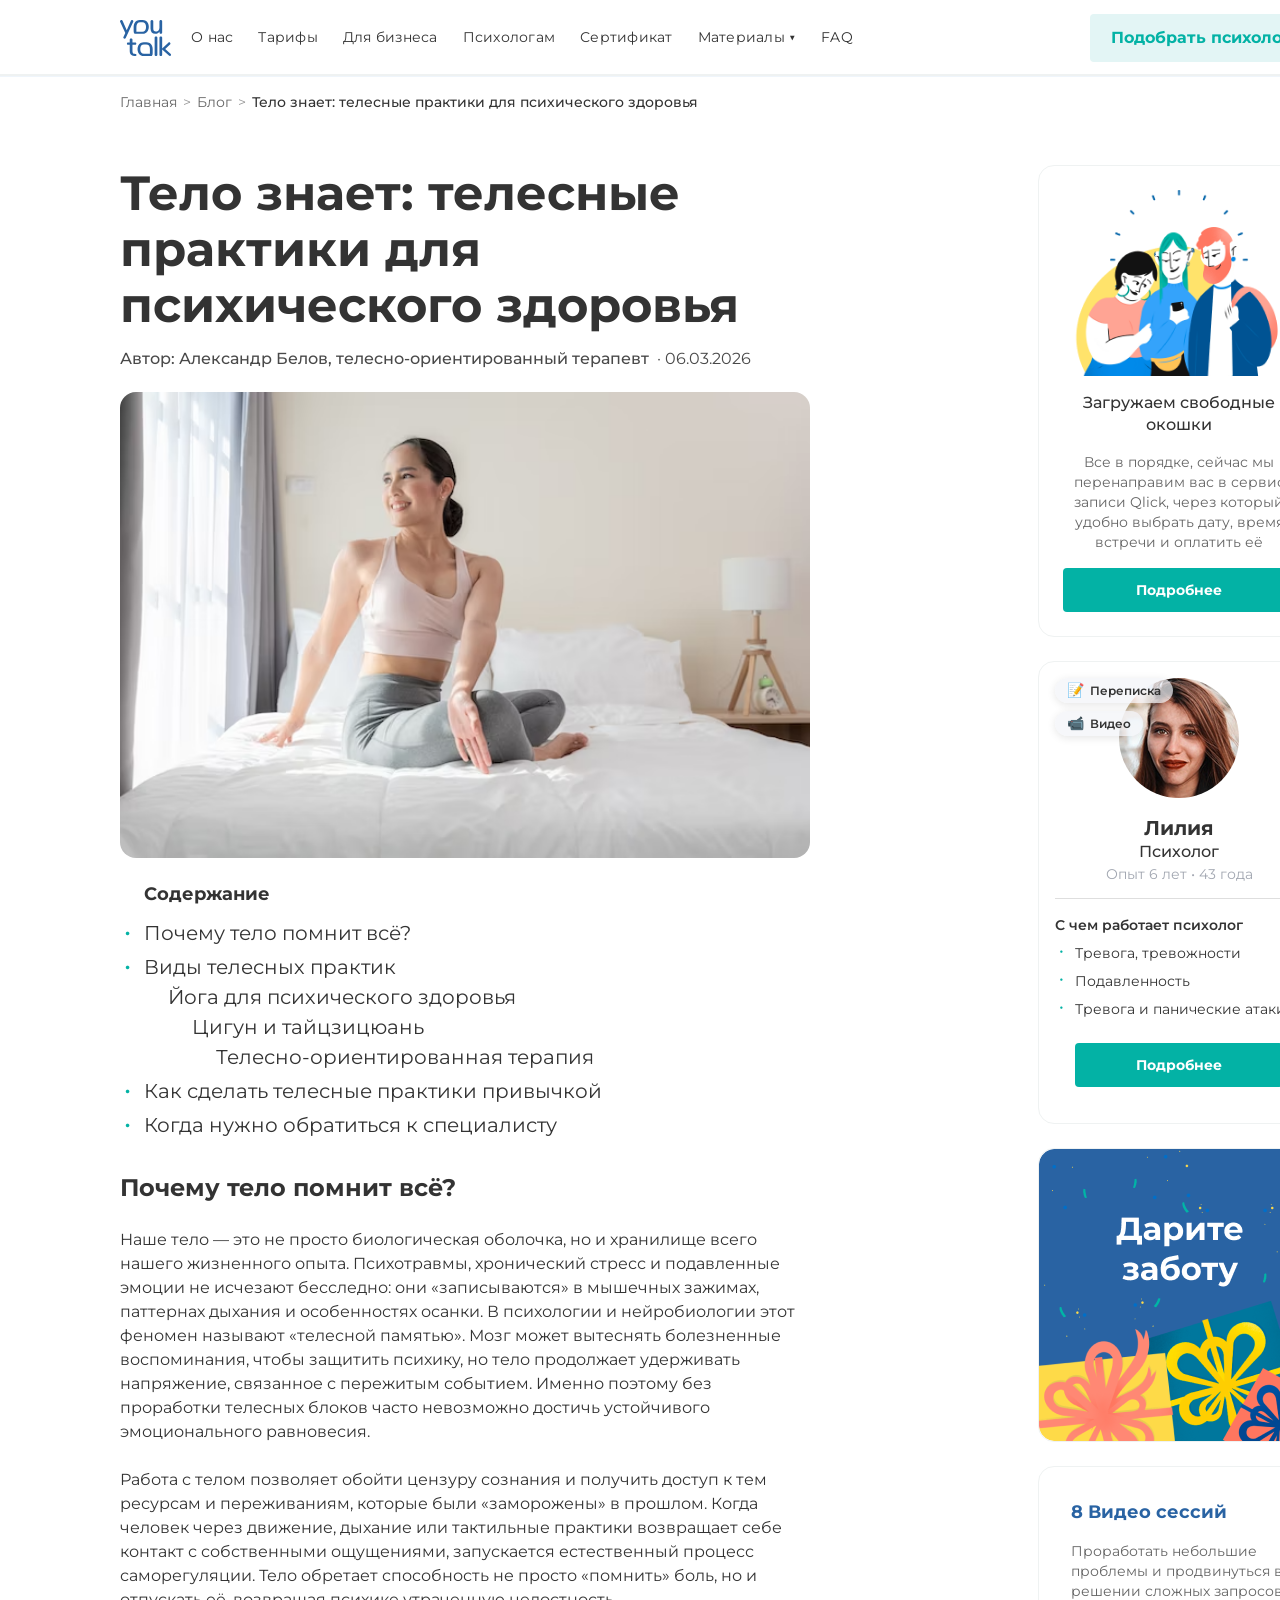
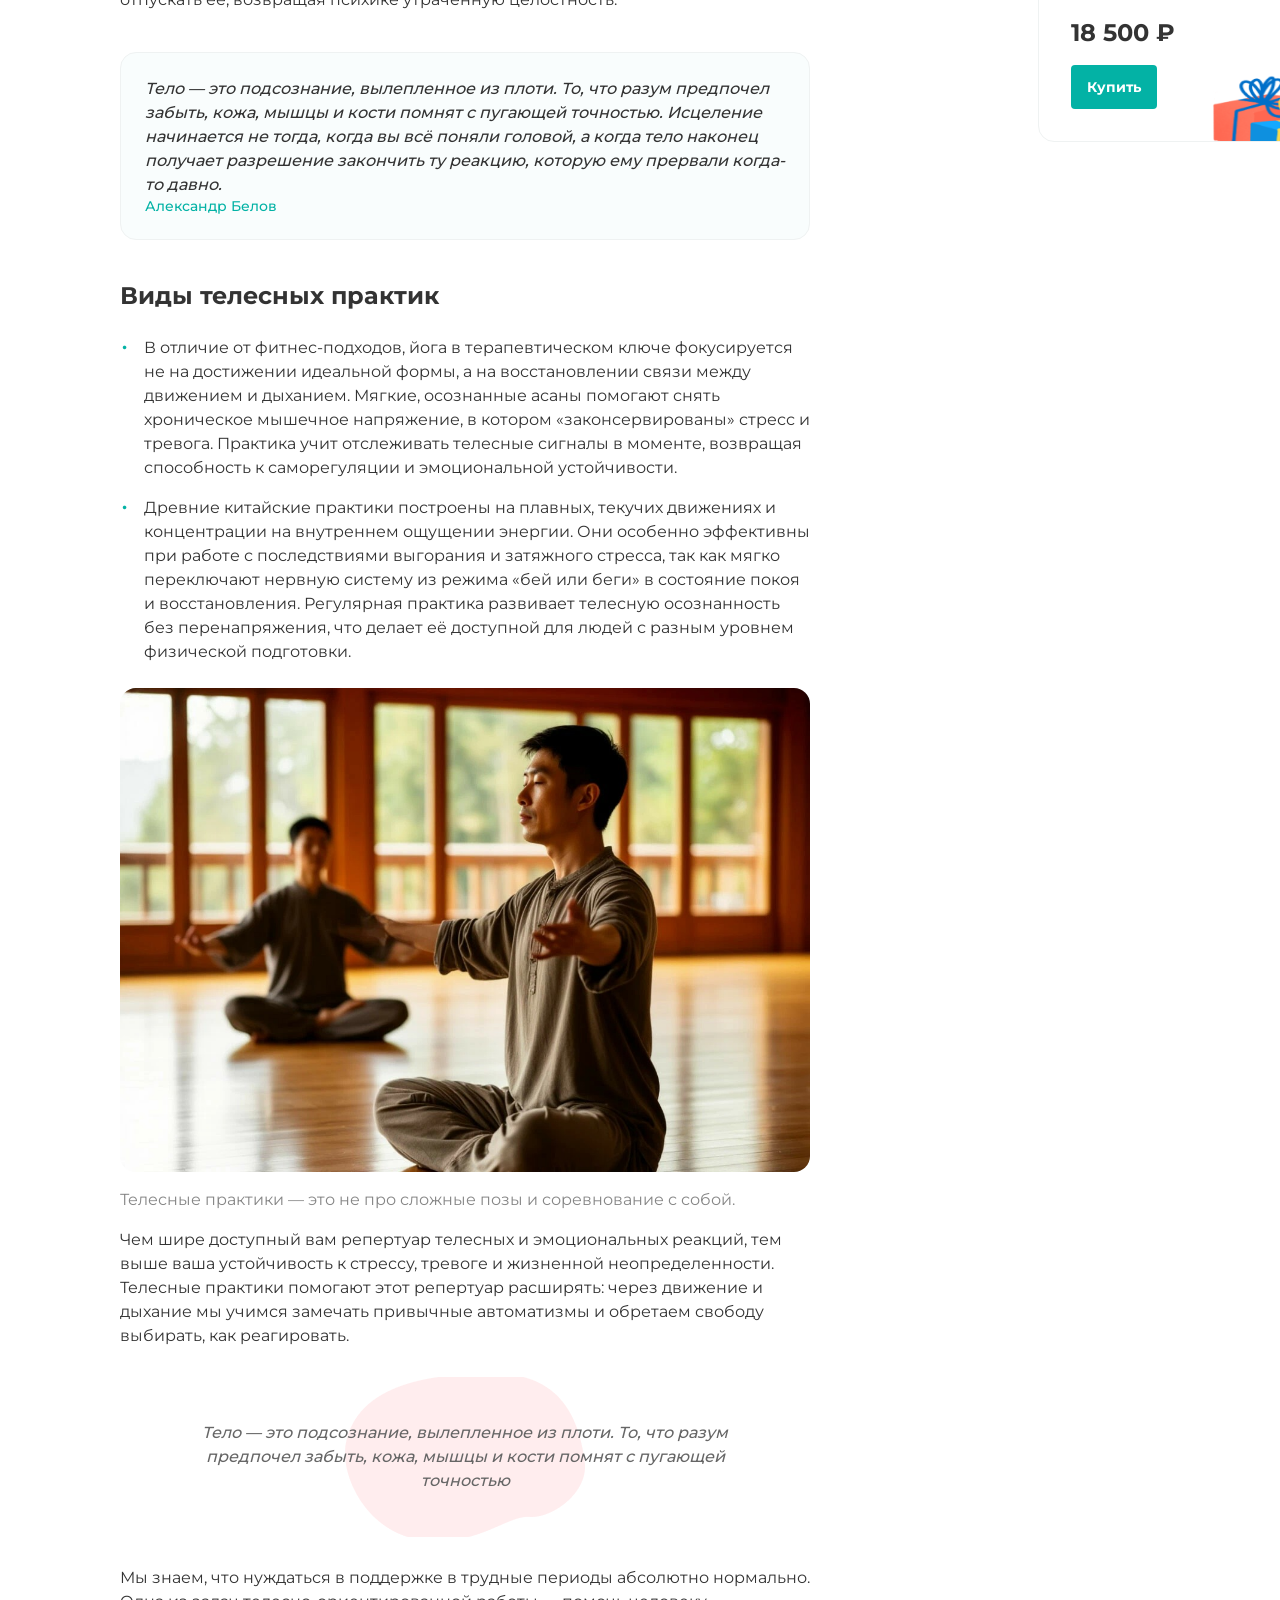
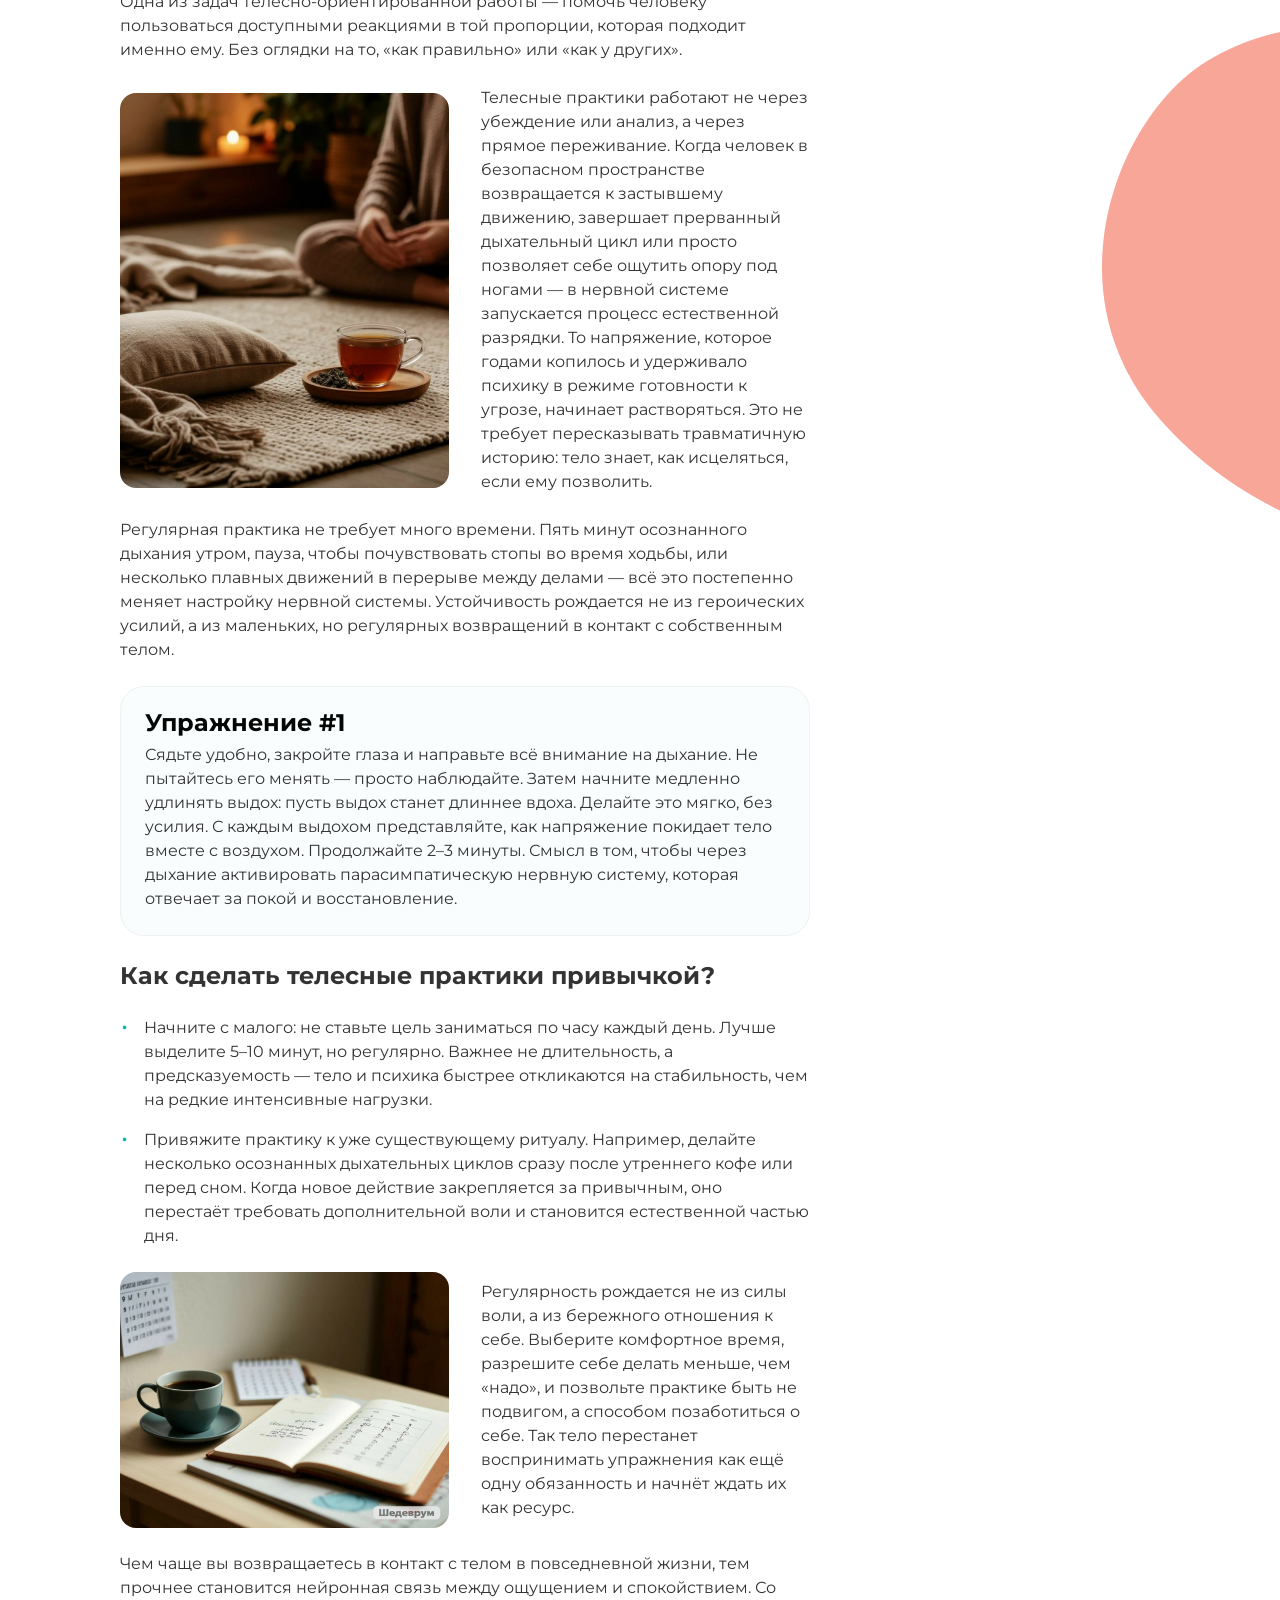
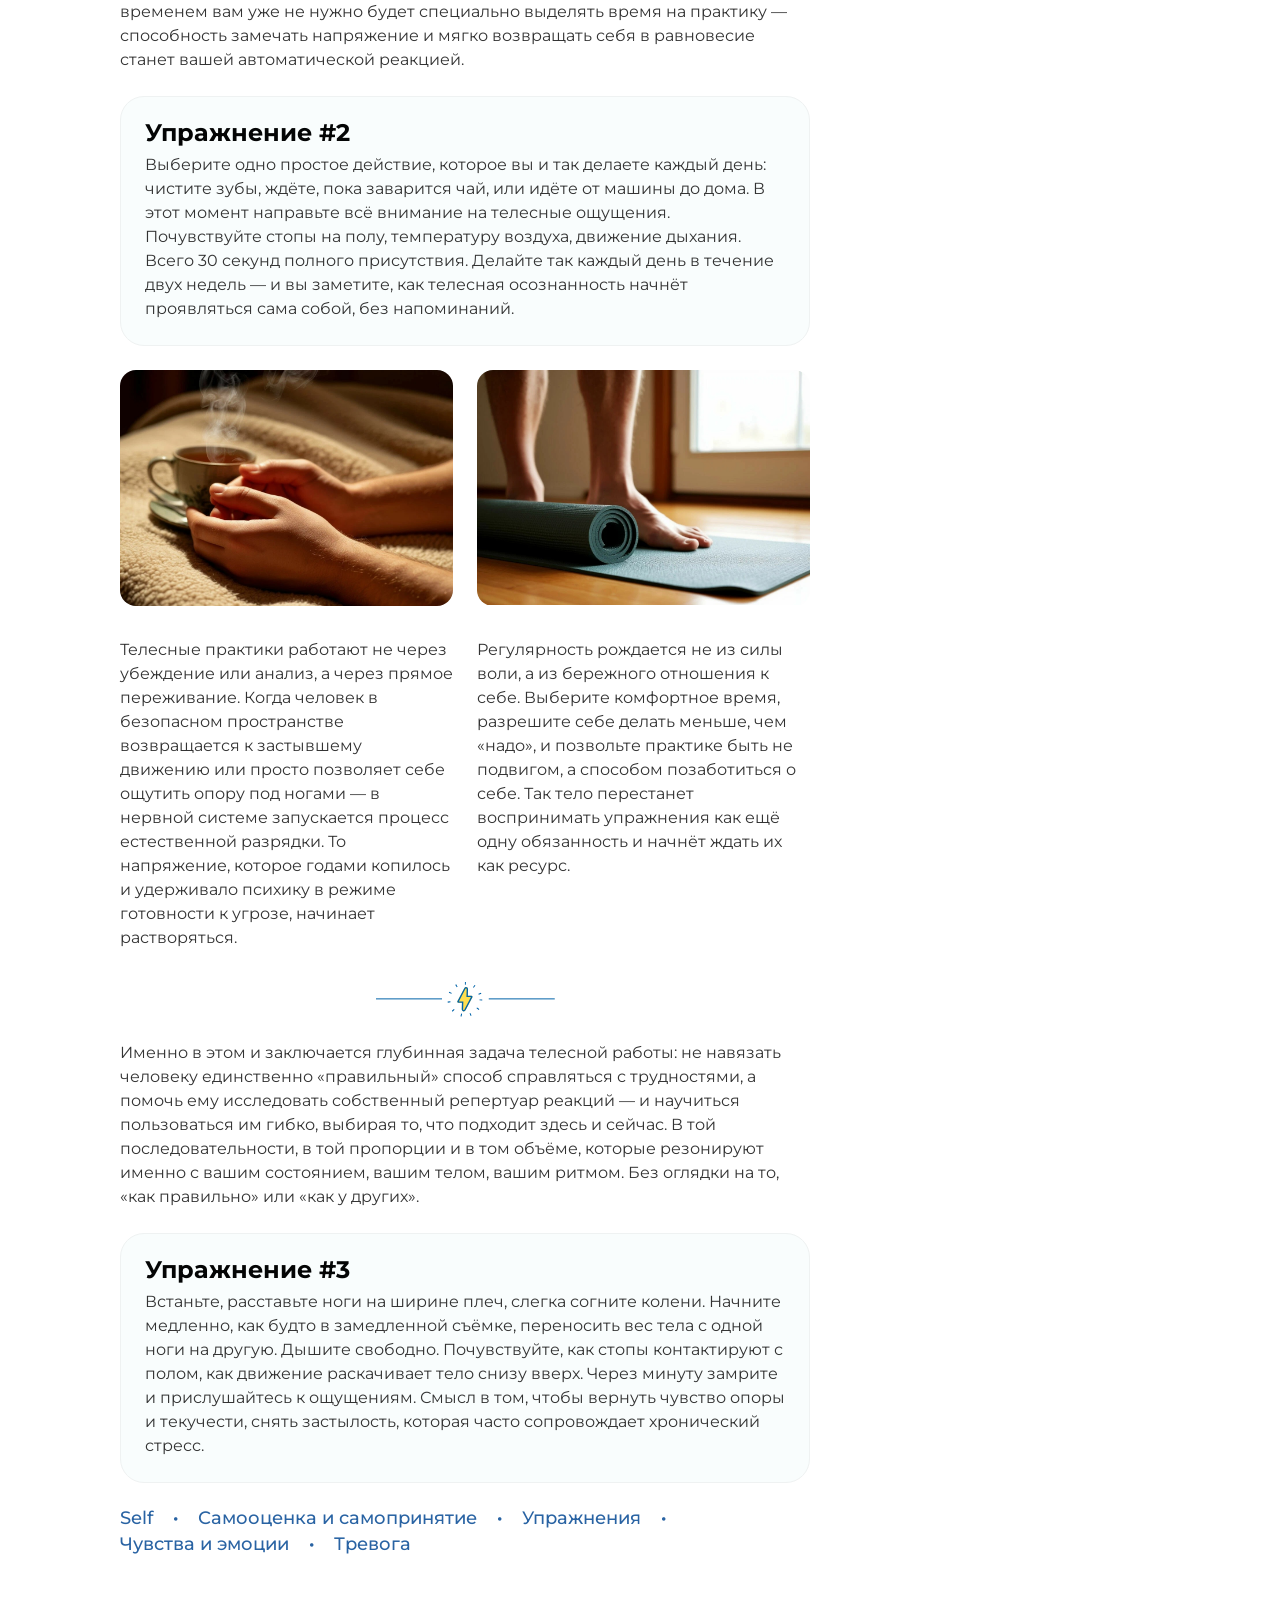
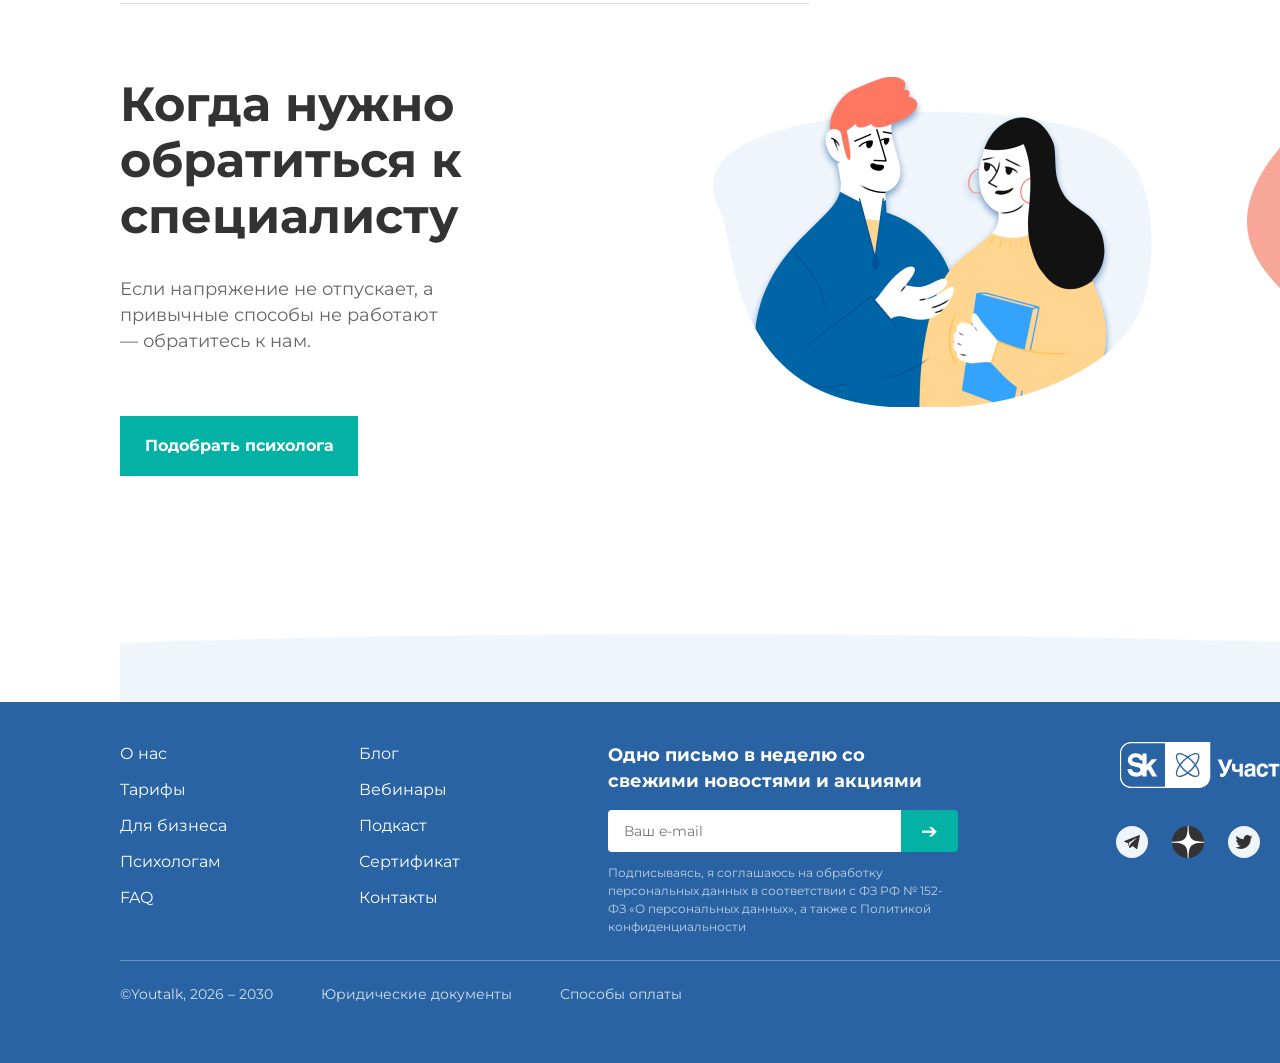
<file: article.html>
<!DOCTYPE html>
<html lang="ru">
<head>
    <meta charset="UTF-8">
    <meta name="viewport" content="width=device-width, initial-scale=1.0">
    <link rel="stylesheet" href="fonts.css">
    <link rel="stylesheet" href="style.css">
    <link rel="stylesheet" href="style_article.css">
    <title>Блог</title>
</head>
<body>
    <a href="#main-content" class="skip-link">Перейти к основному контенту</a>
    <header class="header article-page">
        <div class="header__container">
            <div class="header__left">
                <div class="header__logo">
                    <svg width="51" height="36" viewBox="0 0 51 36" fill="none" xmlns="http://www.w3.org/2000/svg">
                    <g clip-path="url(#clip0_4492_2245)">
                    <path d="M13.3302 1.2804C13.3303 1.11943 13.2953 0.960409 13.2279 0.814578C13.1604 0.668747 13.0621 0.539666 12.9398 0.436463C12.6952 0.205117 12.3717 0.0779848 12.0367 0.0815367C11.8038 0.0777518 11.5746 0.140646 11.3756 0.262943C11.1562 0.404074 10.9896 0.614972 10.902 0.862374L6.73786 10.2114L2.56334 0.84397C2.47188 0.611079 2.31107 0.412633 2.10314 0.276053C1.89521 0.139474 1.65042 0.0715042 1.40259 0.0815367C1.04757 0.079776 0.703499 0.205576 0.431833 0.436463C0.296375 0.538044 0.186622 0.670551 0.111538 0.823162C0.036454 0.975774 -0.00183214 1.14416 -0.000193683 1.31458C-0.00164511 1.48194 0.034856 1.64742 0.106512 1.79833L5.31166 12.9772L3.45342 16.9839C3.3752 17.1552 3.3293 17.3398 3.31809 17.5281C3.31575 17.6859 3.35009 17.8421 3.41834 17.9841C3.48659 18.1261 3.58685 18.25 3.71107 18.3458C3.95587 18.5555 4.26716 18.6694 4.58814 18.6665C4.82369 18.6655 5.05368 18.5941 5.24919 18.4614C5.46262 18.3199 5.62866 18.1164 5.72546 17.8778L13.2235 1.79833C13.2944 1.63509 13.3308 1.45867 13.3302 1.2804Z" fill="#2963A3"/>
                    <path d="M39.5071 12.5118C39.4991 12.6807 39.5263 12.8493 39.5868 13.0069C39.6473 13.1645 39.7399 13.3075 39.8585 13.4267C39.982 13.5416 40.1267 13.6306 40.2844 13.6888C40.442 13.747 40.6095 13.7732 40.7772 13.7659C41.1428 13.7818 41.5002 13.6536 41.774 13.4083C41.9002 13.2915 42.0001 13.1486 42.067 12.9894C42.1339 12.8302 42.1662 12.6584 42.1618 12.4855V1.3908C42.1708 1.21084 42.1431 1.03093 42.0804 0.862232C42.0178 0.693535 41.9214 0.539656 41.7974 0.410152C41.5163 0.179307 41.1644 0.0543847 40.8022 0.0567829C40.4399 0.0591811 40.0897 0.188751 39.8116 0.423298C39.6856 0.549219 39.587 0.700291 39.522 0.866874C39.457 1.03346 39.4271 1.21189 39.4343 1.3908V7.79787C39.4343 8.94064 39.115 9.85819 38.4765 10.5505C38.1492 10.8971 37.7523 11.1689 37.3123 11.3476C36.8724 11.5262 36.3997 11.6077 35.926 11.5864C35.029 11.5864 34.3636 11.3322 33.9298 10.8239C33.4961 10.3157 33.28 9.52693 33.2818 8.45777V1.3908C33.2908 1.21084 33.2631 1.03093 33.2005 0.862232C33.1378 0.693535 33.0414 0.539656 32.9174 0.410152C32.7839 0.287248 32.6274 0.192539 32.4571 0.131589C32.2868 0.0706386 32.1062 0.0446762 31.9258 0.0552264C31.7423 0.044194 31.5584 0.0698661 31.3846 0.130771C31.2109 0.191677 31.0508 0.286617 30.9134 0.410152C30.7882 0.538814 30.6911 0.692558 30.6284 0.861466C30.5656 1.03037 30.5386 1.2107 30.5491 1.3908V8.48932C30.5491 12.0508 32.1505 13.8316 35.3534 13.8316C36.2042 13.8433 37.0441 13.6371 37.7946 13.2322C38.523 12.833 39.1186 12.2258 39.5071 11.4865V12.5118Z" fill="#2963A3"/>
                    <path d="M15.3551 33.8917L14.5977 33.8364C13.8794 33.7821 13.3442 33.5551 12.992 33.1555C12.6432 32.7559 12.4714 32.1275 12.4714 31.2731V24.6767H15.1339C15.4483 24.7007 15.7604 24.6071 16.0109 24.4138C16.1171 24.3137 16.2 24.191 16.2536 24.0546C16.3071 23.9182 16.33 23.7715 16.3207 23.6251C16.329 23.4788 16.3055 23.3324 16.2521 23.1962C16.1986 23.0599 16.1163 22.9371 16.0109 22.8364C15.7647 22.6328 15.4515 22.5305 15.1339 22.5498H12.461V19.7419C12.4712 19.5607 12.4427 19.3794 12.3776 19.2103C12.3125 19.0411 12.2123 18.888 12.0837 18.7613C11.8092 18.5154 11.4508 18.3871 11.0843 18.4037C10.9052 18.3942 10.7261 18.4207 10.5572 18.4817C10.3883 18.5426 10.2331 18.6367 10.1005 18.7587C9.97531 18.8873 9.8782 19.0411 9.81544 19.21C9.75268 19.3789 9.72567 19.5592 9.73614 19.7393V22.5498H8.11734C7.79965 22.5299 7.48629 22.6323 7.24028 22.8364C7.13405 22.9366 7.05098 23.0592 6.997 23.1955C6.94302 23.3319 6.91945 23.4785 6.92797 23.6251C6.92797 24.3262 7.32443 24.6767 8.11734 24.6767H9.73614V31.0838C9.73614 32.6271 10.0953 33.797 10.8162 34.5857C11.5371 35.3745 12.6224 35.8267 14.0798 35.9371L14.8086 35.9897C15.2321 36.0514 15.6639 35.9701 16.037 35.7583C16.1722 35.6685 16.282 35.5447 16.3555 35.399C16.4289 35.2533 16.4636 35.0908 16.456 34.9275C16.4634 34.7955 16.4441 34.6633 16.3994 34.539C16.3547 34.4147 16.2854 34.3009 16.1957 34.2045C15.959 34.0065 15.6624 33.8961 15.3551 33.8917Z" fill="#2963A3"/>
                    <path d="M36.0118 16.4976C35.6534 16.4854 35.3031 16.6071 35.028 16.8394C34.8939 16.9653 34.7892 17.1198 34.7217 17.2917C34.6541 17.4637 34.6254 17.6486 34.6376 17.8332V34.683C34.6246 34.8657 34.6529 35.0489 34.7206 35.2189C34.7882 35.3888 34.8934 35.5409 35.028 35.6636C35.3067 35.8877 35.6558 36.0034 36.0118 35.9896C36.3648 36.0049 36.7111 35.8889 36.9851 35.6636C37.1159 35.5385 37.2176 35.3857 37.2828 35.2161C37.3481 35.0465 37.3753 34.8644 37.3625 34.683V17.8332C37.3745 17.6498 37.347 17.466 37.2819 17.2944C37.2167 17.1228 37.1155 16.9676 36.9851 16.8394C36.7147 16.606 36.3672 16.484 36.0118 16.4976Z" fill="#2963A3"/>
                    <path d="M50.5131 33.6997L45.2247 28.9831L50.0291 24.54C50.1683 24.4229 50.2814 24.2773 50.3608 24.1128C50.4402 23.9482 50.4841 23.7686 50.4897 23.5856C50.4811 23.2483 50.3445 22.9273 50.1081 22.689C49.8716 22.4506 49.5536 22.3133 49.2197 22.3053C48.8832 22.327 48.5664 22.473 48.3296 22.7154L42.1771 28.5204V17.8332C42.1897 17.6498 42.1624 17.4658 42.0972 17.2941C42.032 17.1225 41.9305 16.9673 41.7997 16.8394C41.5303 16.606 41.1836 16.4839 40.829 16.4976C40.4698 16.4853 40.1186 16.6069 39.8426 16.8394C39.7085 16.9653 39.6038 17.1198 39.5363 17.2918C39.4687 17.4637 39.44 17.6487 39.4522 17.8332V34.6593C39.44 34.8443 39.4687 35.0296 39.5362 35.202C39.6037 35.3743 39.7084 35.5293 39.8426 35.6557C40.119 35.8873 40.4701 36.008 40.829 35.9949C41.1833 36.0094 41.53 35.8882 41.7997 35.6557C41.9306 35.5273 42.0321 35.3717 42.0973 35.1996C42.1624 35.0275 42.1897 34.8431 42.1771 34.6593V29.6115L48.8969 35.6084C49.1412 35.8532 49.4716 35.9903 49.8156 35.9896C49.9738 35.9905 50.1303 35.9568 50.2745 35.891C50.4187 35.8253 50.5471 35.7289 50.6511 35.6084C50.8844 35.3667 51.0135 35.0416 51.0102 34.704C51.0095 34.5092 50.9643 34.3173 50.8781 34.1431C50.7918 33.9689 50.667 33.8171 50.5131 33.6997Z" fill="#2963A3"/>
                    <path d="M15.3343 13.8212H22.33C23.5218 13.8473 24.6994 13.5563 25.7446 12.9773C26.719 12.417 27.5076 11.5782 28.0114 10.5664C28.5603 9.4342 28.8325 8.18555 28.8052 6.92515C28.8357 5.65685 28.5634 4.39979 28.0114 3.26021C27.5092 2.24593 26.7203 1.40505 25.7446 0.844087C24.6994 0.265099 23.5218 -0.0259512 22.33 0.000152312H20.1204C18.9295 -0.0259836 17.7527 0.265083 16.7085 0.844087C15.7316 1.40353 14.9423 2.24482 14.4416 3.26021C13.8888 4.39956 13.6156 5.65664 13.6452 6.92515V10.7794C13.6452 13.001 14.2074 13.8212 15.3343 13.8212ZM17.3695 3.41796C18.0184 2.61171 18.9354 2.20858 20.1204 2.20858H22.33C23.5168 2.20858 24.4346 2.61346 25.0835 3.42322C25.7325 4.23297 26.056 5.40028 26.0543 6.92515C26.0543 8.4693 25.7351 9.64099 25.0966 10.4402C24.4581 11.2395 23.5359 11.64 22.33 11.6417H16.43C16.43 11.6417 16.3962 8.46842 16.3962 6.92515C16.3962 5.38188 16.7215 4.23034 17.3695 3.41796Z" fill="#2963A3"/>
                    <path d="M29.6094 23.023C28.5657 22.4423 27.3887 22.1502 26.1974 22.1764H23.9878C22.7959 22.1515 21.6184 22.4434 20.5733 23.023C19.5977 23.5829 18.8087 24.4229 18.3064 25.4365C17.7604 26.5777 17.4927 27.8343 17.5257 29.1014C17.4952 30.3607 17.7629 31.609 18.3064 32.7427C18.8095 33.755 19.5983 34.594 20.5733 35.1536C21.6186 35.7322 22.7961 36.0232 23.9878 35.9975H30.9836C32.1131 35.9975 32.6726 35.1772 32.6726 32.9478V29.1014C32.7029 27.8328 32.4297 26.5756 31.8762 25.4365C31.3756 24.4218 30.5862 23.5813 29.6094 23.023ZM29.8879 33.818H23.9878C22.7855 33.818 21.8633 33.4184 21.2213 32.6191C20.5793 31.8199 20.261 30.6473 20.2662 29.1014C20.2662 27.5731 20.5898 26.4057 21.2369 25.5995C21.8841 24.7932 22.8011 24.3884 23.9878 24.3849H26.1974C27.3842 24.3849 28.302 24.7897 28.951 25.5995C29.5999 26.4092 29.9261 27.5766 29.9295 29.1014C29.9295 30.6447 29.8879 33.818 29.8879 33.818Z" fill="#2963A3"/>
                    </g>
                    <defs>
                    <clipPath id="clip0_4492_2245">
                    <rect width="51" height="36" fill="white"/>
                    </clipPath>
                    </defs>
                    </svg>
                </div>
                <input type="checkbox" id="burger-toggle" class="header__toggle" aria-label="Открыть меню навигации">
                <label for="burger-toggle" class="header__burger" aria-hidden="true">
                    <span></span>
                    <span></span>
                    <span></span>
                </label>
                <nav class="header__nav" aria-label="Главное меню">
                    <ul class="header__list">
                        <li class="header__item">
                            <a class="header__link"
                            href="#">О нас</a>
                        </li>
                        <li class="header__item">
                            <a class="header__link"
                            href="#">Тарифы</a>
                        </li>
                        <li class="header__item">
                            <a class="header__link"
                            href="#">Для бизнеса</a>
                        </li>
                        <li class="header__item">
                            <a class="header__link"
                            href="#">Психологам</a>
                        </li>
                        <li class="header__item">
                            <a class="header__link"
                            href="#">Сертификат</a>
                        </li>
                        <li class="header__item header__item--dropdown">
                            <a class="header__link" href="#">
                                Материалы
                                <span class="header__arrow">▼</span>  
                            </a>
                        </li>
                        <li class="header__item">
                            <a class="header__link"
                            href="#">FAQ</a>
                        </li>
                    </ul>
                </nav>
            </div>
            <button class="header__btn" aria-label="Подобрать психолога">
                Подобрать психолога
            </button>
        </div>
    </header>
     <main class="main article-page" id="main-content">
        <div class="container">  
            <div class="article-layout">
                <div class="article-main">        
                    <div class="breadcrumbs">
                        <a href="blog.html" class="breadcrumbs__link">Главная</a>
                        <span class="breadcrumbs__separator">></span>
                        <a href="blog.html" class="breadcrumbs__link">Блог</a>
                        <span class="breadcrumbs__separator">></span>
                        <span class="breadcrumbs__current">Тело знает: телесные практики для психического здоровья</span>
                    </div>
                    <h1 class="article-title">Тело знает: телесные практики для психического здоровья</h1>
                    <div class="article-meta">
                        <span class="article-author">Автор: Александр Белов, телесно-ориентированный терапевт</span>
                        <span class="article-date">· 06.03.2026</span>
                    </div>
                    <div class="article-featured-image">
                        <img src="images/PNG/Статья-6.png" alt="Женщина сидит на кровати в спортивной одежде. Рядом стоит прикроватная тумбочка с лампой. В комнате светло, есть окно с занавесками.">
                    </div>
                    <nav class="article-toc" aria-label="Содержание статьи">
                        <h3 class="toc-title">Содержание</h3>
                        <ul class="toc-list">
                            <li>
                                <a href="#why-body">Почему тело помнит всё?</a>
                            </li>
                            <li>
                                <a href="#body-practices">Виды телесных практик</a>
                                <ul>
                                    <li><a href="#yoga">Йога для психического здоровья</a>
                                        <ul>
                                            <li><a href="#qigong">Цигун и тайцзицюань</a>
                                                <ul>
                                                    <li><a href="#massage">Телесно-ориентированная терапия</a></li>
                                                </ul>
                                            </li>
                                        </ul>
                                    </li>
                                </ul>
                            </li>     
                            <li><a href="#daily-practice">Как сделать телесные практики привычкой</a></li>
                            <li><a href="#when-to-see">Когда нужно обратиться к специалисту</a></li>
                        </ul>
                    </nav>
                    <section class="article-content">
                        <h3>Почему тело помнит всё?</h3>
                        <p>Наше тело — это не просто биологическая оболочка, но и хранилище всего нашего жизненного опыта. Психотравмы, хронический стресс и подавленные эмоции не исчезают бесследно: они «записываются» в мышечных зажимах, паттернах дыхания и особенностях осанки. В психологии и нейробиологии этот феномен называют «телесной памятью». Мозг может вытеснять болезненные воспоминания, чтобы защитить психику, но тело продолжает удерживать напряжение, связанное с пережитым событием. Именно поэтому без проработки телесных блоков часто невозможно достичь устойчивого эмоционального равновесия.</p>                       
                        <p>Работа с телом позволяет обойти цензуру сознания и получить доступ к тем ресурсам и переживаниям, которые были «заморожены» в прошлом. Когда человек через движение, дыхание или тактильные практики возвращает себе контакт с собственными ощущениями, запускается естественный процесс саморегуляции. Тело обретает способность не просто «помнить» боль, но и отпускать её, возвращая психике утраченную целостность.</p>                        
                        <blockquote class="article-quote">
                            <p>Тело — это подсознание, вылепленное из плоти. То, что разум предпочел забыть, кожа, мышцы и кости помнят с пугающей точностью. Исцеление начинается не тогда, когда вы всё поняли головой, а когда тело наконец получает разрешение закончить ту реакцию, которую ему прервали когда-то давно.</p>
                            <cite>Александр Белов</cite>
                        </blockquote>
                    </section>
                    <section class="article-content">
                        <h3>Виды телесных практик</h3>                        
                        <ul class="article-list">
                            <li>В отличие от фитнес-подходов, йога в терапевтическом ключе фокусируется не на достижении идеальной формы, а на восстановлении связи между движением и дыханием. Мягкие, осознанные асаны помогают снять хроническое мышечное напряжение, в котором «законсервированы» стресс и тревога. Практика учит отслеживать телесные сигналы в моменте, возвращая способность к саморегуляции и эмоциональной устойчивости.</li>
                            <li>Древние китайские практики построены на плавных, текучих движениях и концентрации на внутреннем ощущении энергии. Они особенно эффективны при работе с последствиями выгорания и затяжного стресса, так как мягко переключают нервную систему из режима «бей или беги» в состояние покоя и восстановления. Регулярная практика развивает телесную осознанность без перенапряжения, что делает её доступной для людей с разным уровнем физической подготовки.</li>
                        </ul>                        
                        <div class="article-divider"></div>
                        <div class="article-inline-image">
                            <img src="images/PNG/Статья-6.1.png" alt="Двое мужчин занимаются йогой в светлом помещении с большими окнами. Пол деревянный, одежда серая.">
                        </div>                        
                        <p class="gray-text">Телесные практики — это не про сложные позы и соревнование с собой.</p>
                    </section>
                    <section class="article-content">
                        <p>Чем шире доступный вам репертуар телесных и эмоциональных реакций, тем выше ваша устойчивость к стрессу, тревоге и жизненной неопределенности. Телесные практики помогают этот репертуар расширять: через движение и дыхание мы учимся замечать привычные автоматизмы и обретаем свободу выбирать, как реагировать.</p>                            
                        <blockquote class="article-quote-center">
                            <p>Тело — это подсознание, вылепленное из плоти. То, что разум предпочел забыть, кожа, мышцы и кости помнят с пугающей точностью</p>
                        </blockquote>                            
                        <p>Мы знаем, что нуждаться в поддержке в трудные периоды абсолютно нормально. Одна из задач телесно-ориентированной работы — помочь человеку пользоваться доступными реакциями в той пропорции, которая подходит именно ему. Без оглядки на то, «как правильно» или «как у других».</p>
                    </section>
                    <div class="article-two-columns">
                        <div class="article-two-columns__image">
                            <img src="images/PNG/Статья-6.2.png" alt="Уютная обстановка: чашка чая на тарелке, подушка и плед на коврике. Человек сидит на полу, рядом растения и свеча.">
                        </div>
                        <div class="article-two-columns__text">
                            <p>Телесные практики работают не через убеждение или анализ, а через прямое переживание. Когда человек в безопасном пространстве возвращается к застывшему движению, завершает прерванный дыхательный цикл или просто позволяет себе ощутить опору под ногами — в нервной системе запускается процесс естественной разрядки. То напряжение, которое годами копилось и удерживало психику в режиме готовности к угрозе, начинает растворяться. Это не требует пересказывать травматичную историю: тело знает, как исцеляться, если ему позволить.</p>
                        </div>
                    </div>
                    <section class="article-content">
                        <p>Регулярная практика не требует много времени. Пять минут осознанного дыхания утром, пауза, чтобы почувствовать стопы во время ходьбы, или несколько плавных движений в перерыве между делами — всё это постепенно меняет настройку нервной системы. Устойчивость рождается не из героических усилий, а из маленьких, но регулярных возвращений в контакт с собственным телом.</p>
                    </section>
                    <section class="article-exercise">
                        <h3 class="exercise-title">Упражнение #1</h3>
                        <div class="exercise-content">
                            <p>Сядьте удобно, закройте глаза и направьте всё внимание на дыхание. Не пытайтесь его менять — просто наблюдайте. Затем начните медленно удлинять выдох: пусть выдох станет длиннее вдоха. Делайте это мягко, без усилия. С каждым выдохом представляйте, как напряжение покидает тело вместе с воздухом. Продолжайте 2–3 минуты. Смысл в том, чтобы через дыхание активировать парасимпатическую нервную систему, которая отвечает за покой и восстановление.</p>
                        </div>
                    </section>
                    <section class="article-content">
                        <h3>Как сделать телесные практики привычкой?</h3>                        
                        <ul class="article-list">
                            <li>Начните с малого: не ставьте цель заниматься по часу каждый день. Лучше выделите 5–10 минут, но регулярно. Важнее не длительность, а предсказуемость — тело и психика быстрее откликаются на стабильность, чем на редкие интенсивные нагрузки.</li>
                            <li>Привяжите практику к уже существующему ритуалу. Например, делайте несколько осознанных дыхательных циклов сразу после утреннего кофе или перед сном. Когда новое действие закрепляется за привычным, оно перестаёт требовать дополнительной воли и становится естественной частью дня.</li>
                        </ul>
                        <div class="article-two-columns">
                            <div class="article-two-columns__image">
                                <img src="images/PNG/Статья-6.3.png" alt="На столе лежит открытая книга с записями, рядом чашка кофе на блюдце, календарь и блокнот с ручкой.">
                            </div>
                            <div class="article-two-columns__text">
                                <p>Регулярность рождается не из силы воли, а из бережного отношения к себе. Выберите комфортное время, разрешите себе делать меньше, чем «надо», и позвольте практике быть не подвигом, а способом позаботиться о себе. Так тело перестанет воспринимать упражнения как ещё одну обязанность и начнёт ждать их как ресурс.</p>
                            </div>
                        </div>
                        <p>Чем чаще вы возвращаетесь в контакт с телом в повседневной жизни, тем прочнее становится нейронная связь между ощущением и спокойствием. Со временем вам уже не нужно будет специально выделять время на практику — способность замечать напряжение и мягко возвращать себя в равновесие станет вашей автоматической реакцией.</p>
                    </section>
                    <section class="article-exercise">
                        <h3 class="exercise-title">Упражнение #2</h3>
                        <div class="exercise-content">
                            <p>Выберите одно простое действие, которое вы и так делаете каждый день: чистите зубы, ждёте, пока заварится чай, или идёте от машины до дома. В этот момент направьте всё внимание на телесные ощущения. Почувствуйте стопы на полу, температуру воздуха, движение дыхания. Всего 30 секунд полного присутствия. Делайте так каждый день в течение двух недель — и вы заметите, как телесная осознанность начнёт проявляться сама собой, без напоминаний.</p>
                        </div>
                    </section>
                    <div class="article-two-images">
                        <div class="article-two-images__item">
                            <img src="images/PNG/Статья-6.4.png" alt="Видны руки, держащие чашку с горячим напитком. Пар поднимается вверх. Руки лежат на мягком покрывале.">
                        </div>
                        <div class="article-two-images__item">
                            <img src="images/PNG/Статья-6.5.png" alt="Видны ноги человека на коврике для йоги. Рядом лежит свёрнутый коврик. Пол деревянный, на заднем плане окно.">
                        </div>
                    </div>
                    <div class="article-two-columns-text">
                        <div class="article-two-columns-text__col">
                            <p>Телесные практики работают не через убеждение или анализ, а через прямое переживание. Когда человек в безопасном пространстве возвращается к застывшему движению или просто позволяет себе ощутить опору под ногами — в нервной системе запускается процесс естественной разрядки. То напряжение, которое годами копилось и удерживало психику в режиме готовности к угрозе, начинает растворяться.</p>
                        </div>
                        <div class="article-two-columns-text__col">
                            <p>Регулярность рождается не из силы воли, а из бережного отношения к себе. Выберите комфортное время, разрешите себе делать меньше, чем «надо», и позвольте практике быть не подвигом, а способом позаботиться о себе. Так тело перестанет воспринимать упражнения как ещё одну обязанность и начнёт ждать их как ресурс.</p>
                        </div>
                    </div>
                    <div class="article-icon-center">
                        <svg width="179" height="35" viewBox="0 0 179 35" fill="none" xmlns="http://www.w3.org/2000/svg">
                            <line x1="112.75" y1="16.882" x2="178.75" y2="16.882" stroke="#0063A8"/>
                            <line y1="16.882" x2="66" y2="16.882" stroke="#0063A8"/>
                            <circle cx="88.875" cy="17.382" r="16" stroke="#0063A8" stroke-width="2.76396" stroke-dasharray="0.98 8.39"/>
                            <mask id="path-4-inside-1_4492_1161" fill="white">
                                <path d="M88.2634 6.1945C89.2483 4.31842 92.0922 5.06092 92.034 7.17888L91.8543 13.6925H95.5369C96.2888 13.6927 96.7712 14.4916 96.4216 15.1574L89.5164 28.3117C88.5315 30.1878 85.6876 29.4453 85.7459 27.3273L85.9265 20.8136H82.2429C81.4911 20.8134 81.0087 20.0146 81.3582 19.3488L88.2634 6.1945Z"/>
                            </mask>
                            <path d="M88.2634 6.1945C89.2483 4.31842 92.0922 5.06092 92.034 7.17888L91.8543 13.6925H95.5369C96.2888 13.6927 96.7712 14.4916 96.4216 15.1574L89.5164 28.3117C88.5315 30.1878 85.6876 29.4453 85.7459 27.3273L85.9265 20.8136H82.2429C81.4911 20.8134 81.0087 20.0146 81.3582 19.3488L88.2634 6.1945Z" fill="#FFDF4E"/>
                            <path d="M88.2634 6.1945L87.0346 5.54941L87.0346 5.54943L88.2634 6.1945ZM92.034 7.17888L93.4213 7.21715L93.4213 7.21704L92.034 7.17888ZM91.8543 13.6925L90.4669 13.6543L90.4276 15.0804H91.8543V13.6925ZM95.5369 13.6925L95.5371 12.3047H95.5369V13.6925ZM96.4216 15.1574L95.1928 14.5123L95.1928 14.5123L96.4216 15.1574ZM89.5164 28.3117L90.7452 28.9568L90.7452 28.9568L89.5164 28.3117ZM85.7459 27.3273L84.3585 27.2888L84.3585 27.2891L85.7459 27.3273ZM85.9265 20.8136L87.3139 20.8521L87.3534 19.4258H85.9265V20.8136ZM82.2429 20.8136L82.2424 22.2015H82.2429V20.8136ZM81.3582 19.3488L82.587 19.9939L82.587 19.9939L81.3582 19.3488ZM88.2634 6.1945L89.4923 6.83959C89.5853 6.66238 89.6948 6.58622 89.7902 6.54821C89.8995 6.50463 90.041 6.49307 90.1893 6.53177C90.3375 6.57048 90.4553 6.64975 90.5293 6.74113C90.5939 6.82083 90.6521 6.94072 90.6466 7.14071L92.034 7.17888L93.4213 7.21704C93.52 3.62864 88.7026 2.37208 87.0346 5.54941L88.2634 6.1945ZM92.034 7.17888L90.6466 7.14061L90.4669 13.6543L91.8543 13.6925L93.2416 13.7308L93.4213 7.21715L92.034 7.17888ZM91.8543 13.6925V15.0804H95.5369V13.6925V12.3047H91.8543V13.6925ZM95.5369 13.6925L95.5366 15.0804C95.2439 15.0804 95.0578 14.7696 95.1928 14.5123L96.4216 15.1574L97.6505 15.8025C98.4846 14.2136 97.3337 12.305 95.5371 12.3047L95.5369 13.6925ZM96.4216 15.1574L95.1928 14.5123L88.2875 27.6666L89.5164 28.3117L90.7452 28.9568L97.6505 15.8025L96.4216 15.1574ZM89.5164 28.3117L88.2875 27.6666C88.1945 27.8438 88.085 27.92 87.9896 27.958C87.8803 28.0016 87.7388 28.0131 87.5905 27.9744C87.4423 27.9357 87.3245 27.8565 87.2505 27.7651C87.186 27.6854 87.1277 27.5655 87.1332 27.3655L85.7459 27.3273L84.3585 27.2891C84.2598 30.8776 89.0772 32.1341 90.7452 28.9568L89.5164 28.3117ZM85.7459 27.3273L87.1332 27.3658L87.3139 20.8521L85.9265 20.8136L84.5392 20.7752L84.3585 27.2888L85.7459 27.3273ZM85.9265 20.8136V19.4258H82.2429V20.8136V22.2015H85.9265V20.8136ZM82.2429 20.8136L82.2434 19.4258C82.5357 19.4259 82.7222 19.7362 82.587 19.9939L81.3582 19.3488L80.1293 18.7037C79.2951 20.2929 80.4465 22.2009 82.2424 22.2015L82.2429 20.8136ZM81.3582 19.3488L82.587 19.9939L89.4923 6.83957L88.2634 6.1945L87.0346 5.54943L80.1293 18.7037L81.3582 19.3488Z" fill="#0063A8" mask="url(#path-4-inside-1_4492_1161)"/>
                        </svg>
                    </div>
                    <div class="article-content">
                        <p>Именно в этом и заключается глубинная задача телесной работы: не навязать человеку единственно «правильный» способ справляться с трудностями, а помочь ему исследовать собственный репертуар реакций — и научиться пользоваться им гибко, выбирая то, что подходит здесь и сейчас. В той последовательности, в той пропорции и в том объёме, которые резонируют именно с вашим состоянием, вашим телом, вашим ритмом. Без оглядки на то, «как правильно» или «как у других».</p>
                    </div>
                    <section class="article-exercise">
                        <h3 class="exercise-title">Упражнение #3</h3>
                        <div class="exercise-content">
                            <p>Встаньте, расставьте ноги на ширине плеч, слегка согните колени. Начните медленно, как будто в замедленной съёмке, переносить вес тела с одной ноги на другую. Дышите свободно. Почувствуйте, как стопы контактируют с полом, как движение раскачивает тело снизу вверх. Через минуту замрите и прислушайтесь к ощущениям. Смысл в том, чтобы вернуть чувство опоры и текучести, снять застылость, которая часто сопровождает хронический стресс.</p>
                        </div>
                    </section>
                    <div class="article-tags">
                        <div class="article-tags__list">
                            <span class="article-tag">Self</span>
                            <span class="article-tag">Самооценка и самопринятие</span>
                            <span class="article-tag">Упражнения</span>
                            <span class="article-tag">Чувства и эмоции</span>
                            <span class="article-tag">Тревога</span>
                        </div>
                    </div>  
                </div> 
                <aside class="sidebar-cards" aria-label="Рекомендации психологов и тарифы">
                    <div class="modal-card">
                        <div class="modal-card__content">
                            <div class="modal-card__loader">
                                <img src="images/PNG/Модал-1.png" alt="Загрузка" class="loader-image">
                            </div>
                            <p class="modal-card__text">Загружаем свободные окошки</p>
                            <p class="modal-card__subtext">Все в порядке, сейчас мы перенаправим вас в сервис записи Qlick, через который удобно выбрать дату, время встречи и оплатить её</p>
                            <button class="modal-card__button" aria-label="Подробнее о загрузке окошек">Подробнее</button>
                        </div>
                    </div>
                    <div class="psychologist-card">
                        <div class="psychologist-card__badges">
                        <div class="psychologist-card__badge">
                            <span class="psychologist-card__badge-icon">📝</span>
                            Переписка
                        </div>
                        <div class="psychologist-card__badge">
                            <span class="psychologist-card__badge-icon">📹</span>
                            Видео
                        </div>
                    </div>
                        <div class="psychologist-card__avatar">
                            <img src="images/PNG/Модал-2.png" alt="Лилия">
                        </div>
                        <div class="psychologist-card__info">
                            <h4 class="psychologist-card__name">Лилия</h4>
                            <p class="psychologist-card__title">Психолог</p>
                            <p class="psychologist-card__experience">Опыт 6 лет • 43 года</p>
                        </div>
                        <div class="psychologist-card__content">
                            <h3>С чем работает психолог</h3>                                
                            <ul class="psychologist-card__list">
                                <li>Тревога, тревожности</li>
                                <li>Подавленность</li>
                                <li>Тревога и панические атаки</li>
                            </ul>
                        </div>                        
                        <button class="psychologist-card__button" aria-label="Подробнее о психологе">Подробнее</button>
                    </div>
                    <div class="image-card">
                        <img src="images/PNG/Модал-3.png" alt="" class="image-card__img">
                    </div>
                    <div class="tariff-card">
                        <div class="tariff-card__header">
                            <h3 class="tariff-card__title">8 Видео сессий</h3>                            
                        </div>
                        <p class="tariff-card__description">Проработать небольшие проблемы и продвинуться в решении сложных запросов</p>
                        <div class="tariff-card__price">
                            <span class="tariff-card__price-value">18 500 ₽</span>
                        </div>
                        <button class="tariff-card__button" aria-label="Купить курс">Купить</button>
                        <div class="tariff-card__image">
                            <img src="images/PNG/Модал-4.png" alt="Видео сессии">
                        </div>
                    </div>
                </aside>     
            </div> 
            <div class="fixed-image-right">
                <img src="images/PNG/Картинка-2.png" alt="">
            </div> 
            <div class="fixed-image-right-3">
                <img src="images/PNG/Картинка-3.png" alt="">
            </div>
            <div class="fixed-image-right-4">
                <img src="images/PNG/Картинка-4.png" alt="">
            </div>
                <div class="article-bottom-cta">
                    <h3 class="article-bottom-cta__title">Когда нужно обратиться к специалисту</h3>
                    <p class="article-bottom-cta__text">Если напряжение не отпускает, а привычные способы не работают — обратитесь к нам.</p>
                    <button class="article-bottom-cta__button" aria-label="Подобрать психолога">Подобрать психолога</button>
                </div>   
                <div class="fixed-image-right-5">
                    <img src="images/PNG/Картинка-5.png" alt="">
                </div>
        </div>            
    </main>
    <footer class="footer_article">
        <div class="container">
            <div class="footer__grid">
                <div class="footer__column footer__column--nav">
                    <div class="footer__nav-grid">
                        <ul class="footer__menu">
                            <li><a href="#">О нас</a></li>
                            <li><a href="#">Тарифы</a></li>
                            <li><a href="#">Для бизнеса</a></li>
                            <li><a href="#">Психологам</a></li>
                            <li><a href="#">FAQ</a></li>
                        </ul>
                        <ul class="footer__menu">
                            <li><a href="#">Блог</a></li>
                            <li><a href="#">Вебинары</a></li>
                            <li><a href="#">Подкаст</a></li>
                            <li><a href="#">Сертификат</a></li>
                            <li><a href="#">Контакты</a></li>
                        </ul>
                    </div>
                </div>
                <div class="footer__column footer__column--subscribe">
                    <h3 class="footer__title">Одно письмо в неделю со свежими новостями и акциями</h3>
                    <form class="footer__form" action="#" method="post">
                        <label for="footer-email" class="visually-hidden">Ваш e-mail для подписки</label>
                        <input type="email" id="footer-email" class="footer__input" placeholder="Ваш e-mail" required>
                        <button type="submit" class="footer__submit" aria-label="Подписаться">➔</button>
                    </form>
                    <p class="footer__note">
                        Подписываясь, я соглашаюсь на обработку персональных данных в соответствии с ФЗ РФ № 152-ФЗ «О персональных данных», а также с Политикой конфиденциальности
                    </p>
                </div>
                <div class="footer__column footer__column--social">
                    <div class="footer__logo">
                        <img src="images/SVG/footer__logo.svg" alt="Логотип SK Участник">
                    </div>
                    <div class="footer__social">
                        <a href="#" class="footer__social-link" aria-label="Telegram">
                            <img src="images/SVG/TG.svg" alt="Telegram">
                        </a>
                        <a href="#" class="footer__social-link" aria-label="Dzen">
                            <img src="images/SVG/Dzen.svg" alt="Dzen">
                        </a>
                        <a href="#" class="footer__social-link" aria-label="Twitter">
                            <img src="images/SVG/Twitter.svg" alt="Twitter">
                        </a>
                        <a href="#" class="footer__social-link" aria-label="VKontakte">
                            <img src="images/SVG/VK.svg" alt="VKontakte">
                        </a>
                    </div>
                </div>
            </div>
            <div class="footer__divider"></div>
            <div class="footer__bottom-row">
                <span class="footer__copyright">©Youtalk, 2026 – 2030</span>
                <a href="#" class="footer__bottom-link">Юридические документы</a>
                <a href="#" class="footer__bottom-link">Способы оплаты</a>
            </div>
        </div>
    </footer>
</body>
</html>
</file>
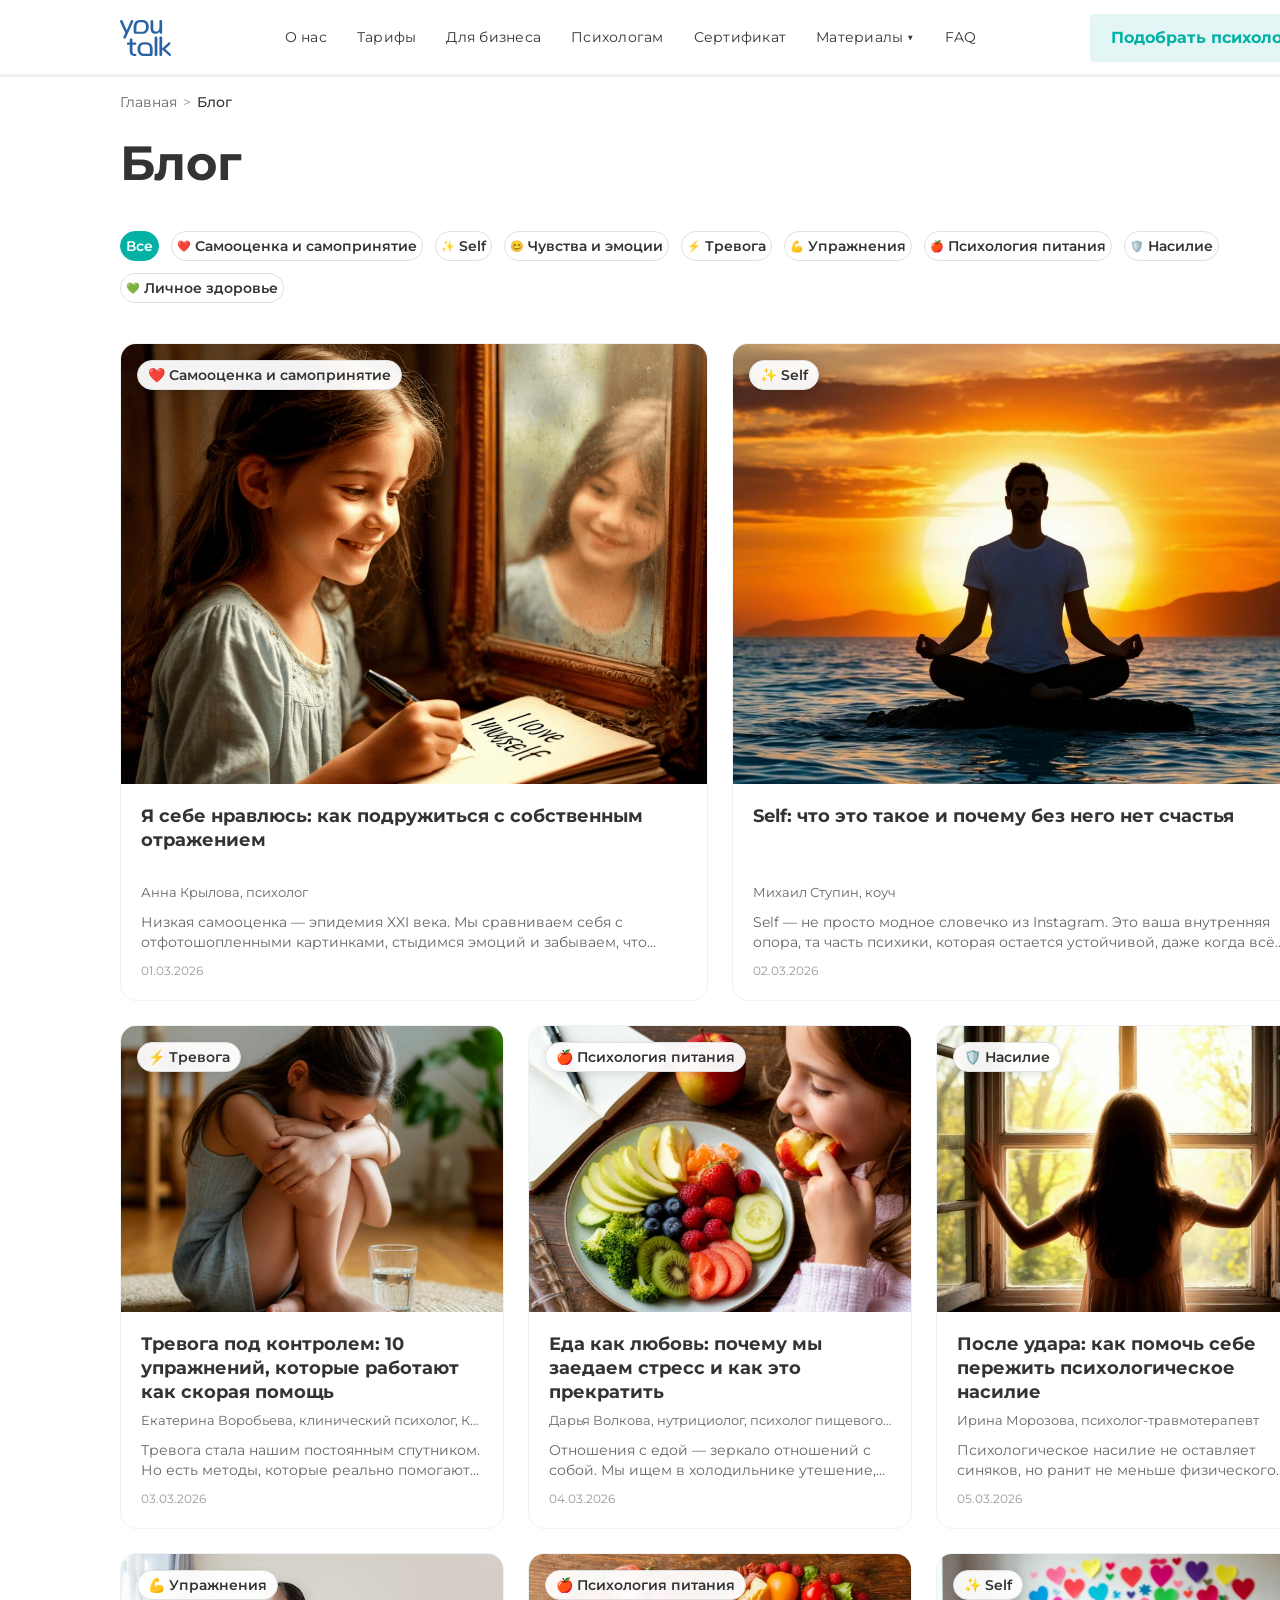
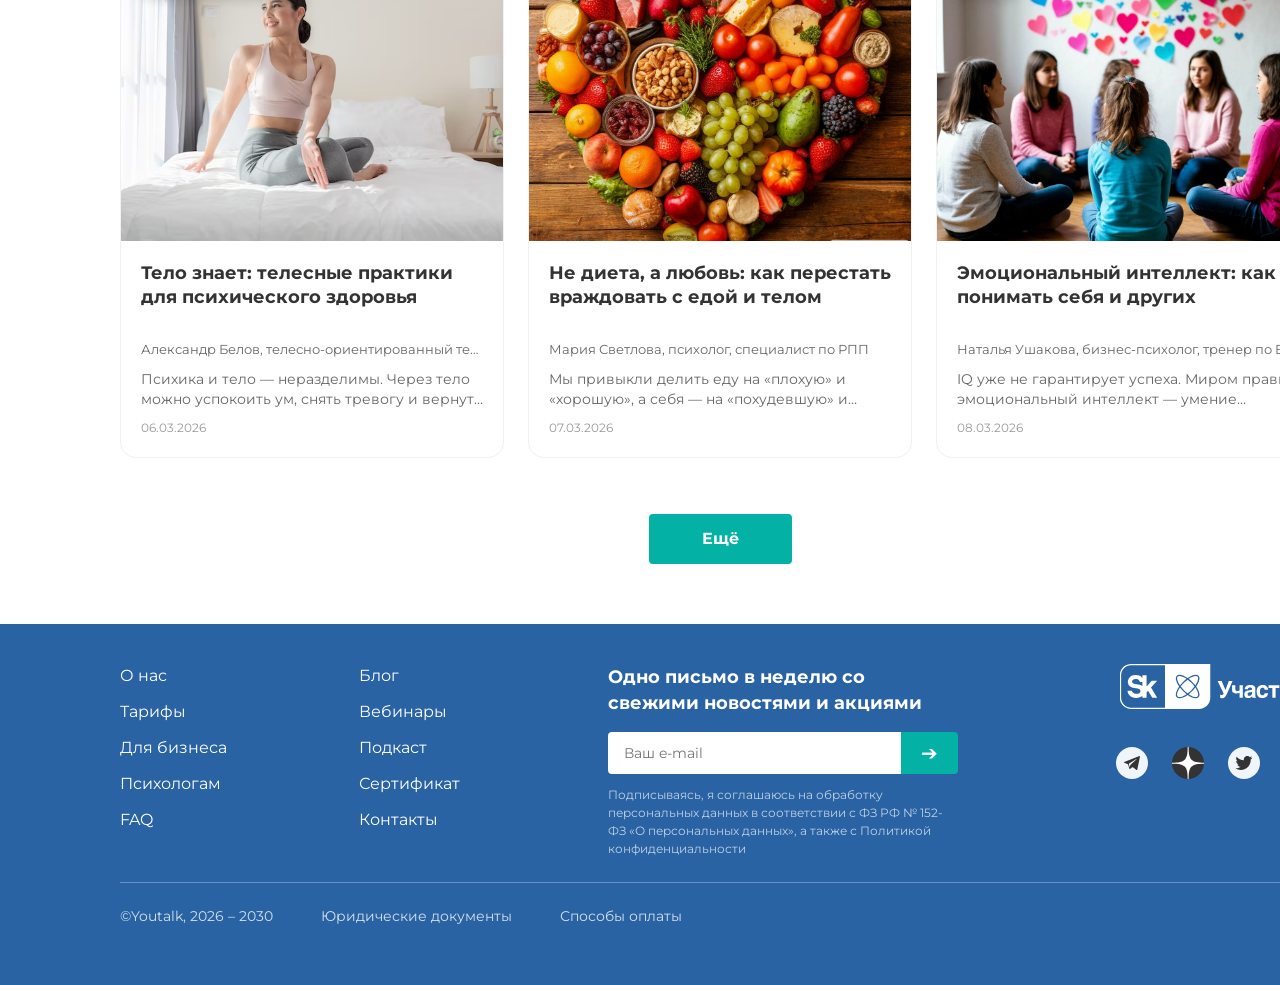
<file: blog.html>
<!DOCTYPE html>
<html lang="ru">
<head>
    <meta charset="UTF-8">
    <meta name="viewport" content="width=device-width, initial-scale=1.0">
    <link rel="stylesheet" href="fonts.css">
    <link rel="stylesheet" href="style.css">
    <title>Блог</title>
</head>
<body>
    <a href="#main-content" class="skip-link">Перейти к основному контенту</a>
    <header class="header">
        <div class="header__container">
                <div class="header__logo">
                    <svg width="51" height="36" viewBox="0 0 51 36" fill="none" xmlns="http://www.w3.org/2000/svg">
                    <g clip-path="url(#clip0_4492_2245)">
                    <path d="M13.3302 1.2804C13.3303 1.11943 13.2953 0.960409 13.2279 0.814578C13.1604 0.668747 13.0621 0.539666 12.9398 0.436463C12.6952 0.205117 12.3717 0.0779848 12.0367 0.0815367C11.8038 0.0777518 11.5746 0.140646 11.3756 0.262943C11.1562 0.404074 10.9896 0.614972 10.902 0.862374L6.73786 10.2114L2.56334 0.84397C2.47188 0.611079 2.31107 0.412633 2.10314 0.276053C1.89521 0.139474 1.65042 0.0715042 1.40259 0.0815367C1.04757 0.079776 0.703499 0.205576 0.431833 0.436463C0.296375 0.538044 0.186622 0.670551 0.111538 0.823162C0.036454 0.975774 -0.00183214 1.14416 -0.000193683 1.31458C-0.00164511 1.48194 0.034856 1.64742 0.106512 1.79833L5.31166 12.9772L3.45342 16.9839C3.3752 17.1552 3.3293 17.3398 3.31809 17.5281C3.31575 17.6859 3.35009 17.8421 3.41834 17.9841C3.48659 18.1261 3.58685 18.25 3.71107 18.3458C3.95587 18.5555 4.26716 18.6694 4.58814 18.6665C4.82369 18.6655 5.05368 18.5941 5.24919 18.4614C5.46262 18.3199 5.62866 18.1164 5.72546 17.8778L13.2235 1.79833C13.2944 1.63509 13.3308 1.45867 13.3302 1.2804Z" fill="#2963A3"/>
                    <path d="M39.5071 12.5118C39.4991 12.6807 39.5263 12.8493 39.5868 13.0069C39.6473 13.1645 39.7399 13.3075 39.8585 13.4267C39.982 13.5416 40.1267 13.6306 40.2844 13.6888C40.442 13.747 40.6095 13.7732 40.7772 13.7659C41.1428 13.7818 41.5002 13.6536 41.774 13.4083C41.9002 13.2915 42.0001 13.1486 42.067 12.9894C42.1339 12.8302 42.1662 12.6584 42.1618 12.4855V1.3908C42.1708 1.21084 42.1431 1.03093 42.0804 0.862232C42.0178 0.693535 41.9214 0.539656 41.7974 0.410152C41.5163 0.179307 41.1644 0.0543847 40.8022 0.0567829C40.4399 0.0591811 40.0897 0.188751 39.8116 0.423298C39.6856 0.549219 39.587 0.700291 39.522 0.866874C39.457 1.03346 39.4271 1.21189 39.4343 1.3908V7.79787C39.4343 8.94064 39.115 9.85819 38.4765 10.5505C38.1492 10.8971 37.7523 11.1689 37.3123 11.3476C36.8724 11.5262 36.3997 11.6077 35.926 11.5864C35.029 11.5864 34.3636 11.3322 33.9298 10.8239C33.4961 10.3157 33.28 9.52693 33.2818 8.45777V1.3908C33.2908 1.21084 33.2631 1.03093 33.2005 0.862232C33.1378 0.693535 33.0414 0.539656 32.9174 0.410152C32.7839 0.287248 32.6274 0.192539 32.4571 0.131589C32.2868 0.0706386 32.1062 0.0446762 31.9258 0.0552264C31.7423 0.044194 31.5584 0.0698661 31.3846 0.130771C31.2109 0.191677 31.0508 0.286617 30.9134 0.410152C30.7882 0.538814 30.6911 0.692558 30.6284 0.861466C30.5656 1.03037 30.5386 1.2107 30.5491 1.3908V8.48932C30.5491 12.0508 32.1505 13.8316 35.3534 13.8316C36.2042 13.8433 37.0441 13.6371 37.7946 13.2322C38.523 12.833 39.1186 12.2258 39.5071 11.4865V12.5118Z" fill="#2963A3"/>
                    <path d="M15.3551 33.8917L14.5977 33.8364C13.8794 33.7821 13.3442 33.5551 12.992 33.1555C12.6432 32.7559 12.4714 32.1275 12.4714 31.2731V24.6767H15.1339C15.4483 24.7007 15.7604 24.6071 16.0109 24.4138C16.1171 24.3137 16.2 24.191 16.2536 24.0546C16.3071 23.9182 16.33 23.7715 16.3207 23.6251C16.329 23.4788 16.3055 23.3324 16.2521 23.1962C16.1986 23.0599 16.1163 22.9371 16.0109 22.8364C15.7647 22.6328 15.4515 22.5305 15.1339 22.5498H12.461V19.7419C12.4712 19.5607 12.4427 19.3794 12.3776 19.2103C12.3125 19.0411 12.2123 18.888 12.0837 18.7613C11.8092 18.5154 11.4508 18.3871 11.0843 18.4037C10.9052 18.3942 10.7261 18.4207 10.5572 18.4817C10.3883 18.5426 10.2331 18.6367 10.1005 18.7587C9.97531 18.8873 9.8782 19.0411 9.81544 19.21C9.75268 19.3789 9.72567 19.5592 9.73614 19.7393V22.5498H8.11734C7.79965 22.5299 7.48629 22.6323 7.24028 22.8364C7.13405 22.9366 7.05098 23.0592 6.997 23.1955C6.94302 23.3319 6.91945 23.4785 6.92797 23.6251C6.92797 24.3262 7.32443 24.6767 8.11734 24.6767H9.73614V31.0838C9.73614 32.6271 10.0953 33.797 10.8162 34.5857C11.5371 35.3745 12.6224 35.8267 14.0798 35.9371L14.8086 35.9897C15.2321 36.0514 15.6639 35.9701 16.037 35.7583C16.1722 35.6685 16.282 35.5447 16.3555 35.399C16.4289 35.2533 16.4636 35.0908 16.456 34.9275C16.4634 34.7955 16.4441 34.6633 16.3994 34.539C16.3547 34.4147 16.2854 34.3009 16.1957 34.2045C15.959 34.0065 15.6624 33.8961 15.3551 33.8917Z" fill="#2963A3"/>
                    <path d="M36.0118 16.4976C35.6534 16.4854 35.3031 16.6071 35.028 16.8394C34.8939 16.9653 34.7892 17.1198 34.7217 17.2917C34.6541 17.4637 34.6254 17.6486 34.6376 17.8332V34.683C34.6246 34.8657 34.6529 35.0489 34.7206 35.2189C34.7882 35.3888 34.8934 35.5409 35.028 35.6636C35.3067 35.8877 35.6558 36.0034 36.0118 35.9896C36.3648 36.0049 36.7111 35.8889 36.9851 35.6636C37.1159 35.5385 37.2176 35.3857 37.2828 35.2161C37.3481 35.0465 37.3753 34.8644 37.3625 34.683V17.8332C37.3745 17.6498 37.347 17.466 37.2819 17.2944C37.2167 17.1228 37.1155 16.9676 36.9851 16.8394C36.7147 16.606 36.3672 16.484 36.0118 16.4976Z" fill="#2963A3"/>
                    <path d="M50.5131 33.6997L45.2247 28.9831L50.0291 24.54C50.1683 24.4229 50.2814 24.2773 50.3608 24.1128C50.4402 23.9482 50.4841 23.7686 50.4897 23.5856C50.4811 23.2483 50.3445 22.9273 50.1081 22.689C49.8716 22.4506 49.5536 22.3133 49.2197 22.3053C48.8832 22.327 48.5664 22.473 48.3296 22.7154L42.1771 28.5204V17.8332C42.1897 17.6498 42.1624 17.4658 42.0972 17.2941C42.032 17.1225 41.9305 16.9673 41.7997 16.8394C41.5303 16.606 41.1836 16.4839 40.829 16.4976C40.4698 16.4853 40.1186 16.6069 39.8426 16.8394C39.7085 16.9653 39.6038 17.1198 39.5363 17.2918C39.4687 17.4637 39.44 17.6487 39.4522 17.8332V34.6593C39.44 34.8443 39.4687 35.0296 39.5362 35.202C39.6037 35.3743 39.7084 35.5293 39.8426 35.6557C40.119 35.8873 40.4701 36.008 40.829 35.9949C41.1833 36.0094 41.53 35.8882 41.7997 35.6557C41.9306 35.5273 42.0321 35.3717 42.0973 35.1996C42.1624 35.0275 42.1897 34.8431 42.1771 34.6593V29.6115L48.8969 35.6084C49.1412 35.8532 49.4716 35.9903 49.8156 35.9896C49.9738 35.9905 50.1303 35.9568 50.2745 35.891C50.4187 35.8253 50.5471 35.7289 50.6511 35.6084C50.8844 35.3667 51.0135 35.0416 51.0102 34.704C51.0095 34.5092 50.9643 34.3173 50.8781 34.1431C50.7918 33.9689 50.667 33.8171 50.5131 33.6997Z" fill="#2963A3"/>
                    <path d="M15.3343 13.8212H22.33C23.5218 13.8473 24.6994 13.5563 25.7446 12.9773C26.719 12.417 27.5076 11.5782 28.0114 10.5664C28.5603 9.4342 28.8325 8.18555 28.8052 6.92515C28.8357 5.65685 28.5634 4.39979 28.0114 3.26021C27.5092 2.24593 26.7203 1.40505 25.7446 0.844087C24.6994 0.265099 23.5218 -0.0259512 22.33 0.000152312H20.1204C18.9295 -0.0259836 17.7527 0.265083 16.7085 0.844087C15.7316 1.40353 14.9423 2.24482 14.4416 3.26021C13.8888 4.39956 13.6156 5.65664 13.6452 6.92515V10.7794C13.6452 13.001 14.2074 13.8212 15.3343 13.8212ZM17.3695 3.41796C18.0184 2.61171 18.9354 2.20858 20.1204 2.20858H22.33C23.5168 2.20858 24.4346 2.61346 25.0835 3.42322C25.7325 4.23297 26.056 5.40028 26.0543 6.92515C26.0543 8.4693 25.7351 9.64099 25.0966 10.4402C24.4581 11.2395 23.5359 11.64 22.33 11.6417H16.43C16.43 11.6417 16.3962 8.46842 16.3962 6.92515C16.3962 5.38188 16.7215 4.23034 17.3695 3.41796Z" fill="#2963A3"/>
                    <path d="M29.6094 23.023C28.5657 22.4423 27.3887 22.1502 26.1974 22.1764H23.9878C22.7959 22.1515 21.6184 22.4434 20.5733 23.023C19.5977 23.5829 18.8087 24.4229 18.3064 25.4365C17.7604 26.5777 17.4927 27.8343 17.5257 29.1014C17.4952 30.3607 17.7629 31.609 18.3064 32.7427C18.8095 33.755 19.5983 34.594 20.5733 35.1536C21.6186 35.7322 22.7961 36.0232 23.9878 35.9975H30.9836C32.1131 35.9975 32.6726 35.1772 32.6726 32.9478V29.1014C32.7029 27.8328 32.4297 26.5756 31.8762 25.4365C31.3756 24.4218 30.5862 23.5813 29.6094 23.023ZM29.8879 33.818H23.9878C22.7855 33.818 21.8633 33.4184 21.2213 32.6191C20.5793 31.8199 20.261 30.6473 20.2662 29.1014C20.2662 27.5731 20.5898 26.4057 21.2369 25.5995C21.8841 24.7932 22.8011 24.3884 23.9878 24.3849H26.1974C27.3842 24.3849 28.302 24.7897 28.951 25.5995C29.5999 26.4092 29.9261 27.5766 29.9295 29.1014C29.9295 30.6447 29.8879 33.818 29.8879 33.818Z" fill="#2963A3"/>
                    </g>
                    <defs>
                    <clipPath id="clip0_4492_2245">
                    <rect width="51" height="36" fill="white"/>
                    </clipPath>
                    </defs>
                    </svg>
                </div>
                <input type="checkbox" id="burger-toggle" class="header__toggle" aria-label="Открыть меню навигации">
                <label for="burger-toggle" class="header__burger" aria-hidden="true">
                    <span></span>
                    <span></span>
                    <span></span>
                </label>
                <nav class="header__nav" aria-label="Главное меню">
                    <ul class="header__list">
                        <li class="header__item">
                            <a class="header__link"
                            href="#">О нас</a>
                        </li>
                        <li class="header__item">
                            <a class="header__link"
                            href="#">Тарифы</a>
                        </li>
                        <li class="header__item">
                            <a class="header__link"
                            href="#">Для бизнеса</a>
                        </li>
                        <li class="header__item">
                            <a class="header__link"
                            href="#">Психологам</a>
                        </li>
                        <li class="header__item">
                            <a class="header__link"
                            href="#">Сертификат</a>
                        </li>
                        <li class="header__item header__item--dropdown">
                            <a class="header__link" href="#">
                                Материалы
                                <span class="header__arrow">▼</span>  
                            </a>
                        </li>
                        <li class="header__item">
                            <a class="header__link"
                            href="#">FAQ</a>
                        </li>
                    </ul>
                </nav>
                <button class="header__btn" aria-label="Подобрать психолога">
                    Подобрать психолога
                </button>
        </div>
    </header>
    <main class="main" id="main-content"> 
        <div class="container">  
            <div class="breadcrumbs">
                <a href="#" class="breadcrumbs__link">Главная</a>
                <span class="breadcrumbs__separator">></span>
                <span class="breadcrumbs__current">Блог</span>
            </div>
            <h1 class="page-title">Блог</h1>
        <div class="section">
            <button class="section__item section__item--active">Все</button>
            <button class="section__item">Самооценка и самопринятие</button>
            <button class="section__item">Self</button>
            <button class="section__item">Чувства и эмоции</button>
            <button class="section__item">Тревога</button>
            <button class="section__item">Упражнения</button>
            <button class="section__item">Психология питания</button>
            <button class="section__item">Насилие</button>
            <button class="section__item">Личное здоровье</button>
        </div> 
        <div class="articles-grid">
            <div class="articles-row articles-row--double">
                <article class="article-card article-card--large">
                    <a href="article1.html" class="article-card__link">
                        <div class="article-card__image">
                            <div class="article-card__section">
                                <span class="section__emoji">❤️</span>Самооценка и самопринятие
                            </div>
                            <img src="images/PNG/Статья-1.png" alt="Девочка в голубой рубашке пишет в блокноте у зеркала. В зеркале отражается её лицо. Девочка улыбается.">
                        </div>
                        <div class="article-card__content">
                            <h2 class="article-card__title">Я себе нравлюсь: как подружиться с собственным отражением</h2>
                            <p class="article-card__author">Анна Крылова, психолог</p>
                            <p class="article-card__excerpt">Низкая самооценка — эпидемия XXI века. Мы сравниваем себя с отфотошопленными картинками, стыдимся эмоций и забываем, что наше тело — не враг. В статье разбираем:</p>
                            <div class="article-card__meta">
                                <span class="article-card__date">01.03.2026</span>
                            </div>
                        </div>
                    </a>
                </article>
                <article class="article-card article-card--large">
                    <a href="article2.html" class="article-card__link">
                        <div class="article-card__image">
                            <div class="article-card__section">
                                <span class="section__emoji">✨</span>Self
                            </div>
                            <img src="images/PNG/Статья-2.png" alt="Человек сидит на плоту в воде, медитирует на фоне заката. Тёплые цвета неба и воды.">
                        </div>
                        <div class="article-card__content">
                            <h2 class="article-card__title">Self: что это такое и почему без него нет счастья</h2>
                            <p class="article-card__author">Михаил Ступин, коуч</p>
                            <p class="article-card__excerpt">Self — не просто модное словечко из Instagram. Это ваша внутренняя опора, та часть психики, которая остается устойчивой, даже когда всё вокруг рушится. В статье:...</p>
                            <div class="article-card__meta">
                                <span class="article-card__date">02.03.2026</span>
                            </div>
                        </div>
                    </a>
                </article>
            </div>
            <div class="articles-row articles-row--triple">
                <article class="article-card">
                    <a href="article3.html" class="article-card__link">
                        <div class="article-card__image">
                            <div class="article-card__section">
                                <span class="section__emoji">⚡</span>Тревога
                            </div>
                            <img src="images/PNG/Статья-3.png" alt="Девочка в синем платье сидит на коврике, обхватив колени руками. Рядом с ней стакан воды. В комнате есть мебель и растение.">
                        </div>
                        <div class="article-card__content">
                            <h2 class="article-card__title">Тревога под контролем: 10 упражнений, которые работают как скорая помощь</h2>
                            <p class="article-card__author">Екатерина Воробьева, клинический психолог, КПТ-терапевт</p>
                            <p class="article-card__excerpt">Тревога стала нашим постоянным спутником. Но есть методы, которые реально помогают — без таблеток и долгих лет терапии. В статье:...</p>
                            <div class="article-card__meta">
                                <span class="article-card__date">03.03.2026</span>
                            </div>
                        </div>
                    </a>
                </article>
                <article class="article-card">
                    <a href="article4.html" class="article-card__link">
                        <div class="article-card__image">
                            <div class="article-card__section">
                                <span class="section__emoji">🍎</span>Психология питания
                            </div>
                            <img src="images/PNG/Статья-4.png" alt="Девочка ест яблоко. Перед ней тарелка с нарезанными фруктами и овощами: киви, брокколи, клубника, черника, дыня, огурец и авокадо.">
                        </div>
                        <div class="article-card__content">
                            <h2 class="article-card__title">Еда как любовь: почему мы заедаем стресс и как это прекратить</h2>
                            <p class="article-card__author">Дарья Волкова, нутрициолог, психолог пищевого поведения</p>
                            <p class="article-card__excerpt">Отношения с едой — зеркало отношений с собой. Мы ищем в холодильнике утешение, наказываем себя диетами и не слышим сигналов тела. В статье:...</p>
                            <div class="article-card__meta">
                                <span class="article-card__date">04.03.2026</span>
                            </div>
                        </div>
                    </a>
                </article>
                <article class="article-card">
                    <a href="article5.html" class="article-card__link">
                        <div class="article-card__image">
                            <div class="article-card__section">
                                <span class="section__emoji">🛡️</span>Насилие
                            </div>
                            <img src="images/PNG/Статья-5.png" alt="Девочка стоит у окна, смотрит на улицу. Видны деревья и яркий солнечный свет. Девочка в светлом платье.">
                        </div>
                        <div class="article-card__content">
                            <h2 class="article-card__title">После удара: как помочь себе пережить психологическое насилие</h2>
                            <p class="article-card__author">Ирина Морозова, психолог-травмотерапевт</p>
                            <p class="article-card__excerpt">Психологическое насилие не оставляет синяков, но ранит не меньше физического. Газлайтинг, обесценивание, манипуляции — как распознать и как восстанавливаться. В статье:...</p>
                            <div class="article-card__meta">
                                <span class="article-card__date">05.03.2026</span>
                            </div>
                        </div>
                    </a>
                </article>
                <article class="article-card">
                    <a href="article.html" class="article-card__link">
                        <div class="article-card__image">
                            <div class="article-card__section">
                                <span class="section__emoji">💪</span>Упражнения
                            </div>
                            <img src="images/PNG/Статья-6.png" alt="Женщина сидит на кровати в спортивной одежде. Рядом стоит прикроватная тумбочка с лампой. В комнате светло, есть окно с занавесками.">
                        </div>
                        <div class="article-card__content">
                            <h2 class="article-card__title">Тело знает: телесные практики для психического здоровья</h2>
                            <p class="article-card__author">Александр Белов, телесно-ориентированный терапевт</p>
                            <p class="article-card__excerpt">Психика и тело — неразделимы. Через тело можно успокоить ум, снять тревогу и вернуть себе ощущение «я есть». В статье:...</p>
                            <div class="article-card__meta">
                                <span class="article-card__date">06.03.2026</span>
                            </div>
                        </div>
                    </a>
                </article>
                <article class="article-card">
                    <a href="article5.html" class="article-card__link">
                        <div class="article-card__image">
                            <div class="article-card__section">
                                <span class="section__emoji">🍎</span>Психология питания
                            </div>
                            <img src="images/PNG/Статья-7.png" alt="Сердце, выложенное из различных продуктов: фрукты, орехи, овощи, мясо, сыр. Всё это на деревянной поверхности.">
                        </div>
                        <div class="article-card__content">
                            <h2 class="article-card__title">Не диета, а любовь: как перестать враждовать с едой и телом</h2>
                            <p class="article-card__author">Мария Светлова, психолог, специалист по РПП</p>
                            <p class="article-card__excerpt">Мы привыкли делить еду на «плохую» и «хорошую», а себя — на «похудевшую» и «поправившуюся». А можно иначе. В статье:...</p>
                            <div class="article-card__meta">
                                <span class="article-card__date">07.03.2026</span>
                            </div>
                        </div>
                    </a>
                </article>
                <article class="article-card">
                    <a href="article5.html" class="article-card__link">
                        <div class="article-card__image">
                            <div class="article-card__section">
                                <span class="section__emoji">✨</span>Self
                            </div>
                            <img src="images/PNG/Статья-8.png" alt="Шесть девочек сидят на полу в кругу. На стене за ними разноцветные бумажные сердечки. Комната светлая, с деревянным полом.">
                        </div>
                        <div class="article-card__content">
                            <h2 class="article-card__title">Эмоциональный интеллект: как понимать себя и других</h2>
                            <p class="article-card__author">Наталья Ушакова, бизнес-психолог, тренер по EQ</p>
                            <p class="article-card__excerpt">IQ уже не гарантирует успеха. Миром правит эмоциональный интеллект — умение распознавать свои и чужие чувства и управлять ими. В статье:...</p>
                            <div class="article-card__meta">
                                <span class="article-card__date">08.03.2026</span>
                            </div>
                        </div>
                    </a>
                </article>
            </div>
        </div>
        <div class="more-button-container">
            <button class="more-button" aria-label="Ещё">Ещё</button>
        </div>
    </main>
    <footer class="footer">
        <div class="container">
            <div class="footer__grid">
                <div class="footer__column footer__column--nav">
                    <div class="footer__nav-grid">
                        <ul class="footer__menu">
                            <li><a href="#">О нас</a></li>
                            <li><a href="#">Тарифы</a></li>
                            <li><a href="#">Для бизнеса</a></li>
                            <li><a href="#">Психологам</a></li>
                            <li><a href="#">FAQ</a></li>
                        </ul>
                        <ul class="footer__menu">
                            <li><a href="#">Блог</a></li>
                            <li><a href="#">Вебинары</a></li>
                            <li><a href="#">Подкаст</a></li>
                            <li><a href="#">Сертификат</a></li>
                            <li><a href="#">Контакты</a></li>
                        </ul>
                    </div>
                </div>
                <div class="footer__column footer__column--subscribe">
                    <h3 class="footer__title">Одно письмо в неделю со свежими новостями и акциями</h3>
                    <form class="footer__form" action="#" method="post">
                        <label for="footer-email" class="visually-hidden">Ваш e-mail для подписки</label>
                        <input type="email" id="footer-email" class="footer__input" placeholder="Ваш e-mail" required>
                        <button type="submit" class="footer__submit" aria-label="Подписаться">➔</button>
                    </form>
                    <p class="footer__note">
                        Подписываясь, я соглашаюсь на обработку персональных данных в соответствии с ФЗ РФ № 152-ФЗ «О персональных данных», а также с Политикой конфиденциальности
                    </p>
                </div>
                <div class="footer__column footer__column--social">
                    <div class="footer__logo">
                        <img src="images/SVG/footer__logo.svg" alt="Логотип SK Участник">
                    </div>
                    <div class="footer__social">
                        <a href="#" class="footer__social-link" aria-label="Telegram">
                            <img src="images/SVG/TG.svg" alt="Telegram">
                        </a>
                        <a href="#" class="footer__social-link" aria-label="Dzen">
                            <img src="images/SVG/Dzen.svg" alt="Dzen">
                        </a>
                        <a href="#" class="footer__social-link" aria-label="Twitter">
                            <img src="images/SVG/Twitter.svg" alt="Twitter">
                        </a>
                        <a href="#" class="footer__social-link" aria-label="VKontakte">
                            <img src="images/SVG/VK.svg" alt="VKontakte">
                        </a>
                    </div>
                </div>
            </div>
            <div class="footer__divider"></div>
            <div class="footer__bottom-row">
                <span class="footer__copyright">©Youtalk, 2026 – 2030</span>
                <a href="#" class="footer__bottom-link">Юридические документы</a>
                <a href="#" class="footer__bottom-link">Способы оплаты</a>
            </div>
        </div>
    </footer>
</body>
</html>
</file>
<file: fonts.css>
@font-face {
    font-family: 'Montserrat';
    src: url('fonts/Montserrat/static/Montserrat-Regular.ttf') format('truetype');
    font-weight: 400;
    font-style: normal;
    font-display: swap;
}

@font-face {
    font-family: 'Montserrat';
    src: url('fonts/Montserrat/static/Montserrat-Medium.ttf') format('truetype');
    font-weight: 500;
    font-style: normal;
    font-display: swap;
}

@font-face {
    font-family: 'Montserrat';
    src: url('fonts/Montserrat/static/Montserrat-SemiBold.ttf') format('truetype');
    font-weight: 600;
    font-style: normal;
    font-display: swap;
}

@font-face {
    font-family: 'Montserrat';
    src: url('fonts/Montserrat/static/Montserrat-Bold.ttf') format('truetype');
    font-weight: 700;
    font-style: normal;
    font-display: swap;
}
</file>
<file: style.css>
.header {
    position: relative;
    width: 100%;
    height: 76px;
    background: #FFFFFF;
    box-shadow: inset 0px -2px 0px #EFF2F2;
    border-bottom: 1px solid #EFF5FB;
}

.header__container {
    display: flex;
    align-items: center;
    justify-content: space-between;
    width: 1440px;
    height: 100%;
    margin: 0 auto;
    padding: 0 120px;
    box-sizing: border-box;
}

.header__logo {
    flex-shrink: 0;
    width: 51px;
    height: 36px;
}

.header__nav {
    width: 704px;
    height: 100%;
    display: flex;
    align-items: center;
    justify-content: center;
}

.header__list {
    display: flex;
    gap: 30px;
    list-style-type: none;
    padding: 0;
    margin: 0;
    white-space: nowrap;
}

.header__item {
    white-space: nowrap;
}

.header__link {
    font-family: 'Montserrat', sans-serif;
    font-size: 14px;
    line-height: 114%;
    letter-spacing: 0.25px;
    color: #333333;
    text-decoration: none;
    display: flex;
    align-items: center;
    gap: 4px;
}

.header__arrow {
    font-size: 11px;  /* стрелка поменьше */
    line-height: 1;
    color: #333333;
}

.header__btn {
    flex-shrink: 0;
    width: 230px;
    height: 48px;
    display: flex;
    align-items: center;
    justify-content: center;
    padding: 14px 20px;
    background: #E3F5F5;
    border-radius: 4px;
    border: none;
    font-family: 'Montserrat', sans-serif;
    font-weight: 700;
    font-size: 16px;
    line-height: 20px;
    color: #03B2A5;
}

body {
    margin: 0;
    padding: 0;
    font-family: 'Montserrat', sans-serif;
    background-color: #FFFFFF;
}

.container {
    width: 1440px;
    margin: 0 auto;
    padding: 0 120px;
    box-sizing: border-box;
    position: relative;
}

.breadcrumbs {
    margin-top: 16px;  
    margin-bottom: 16px;  
    font-size: 14px;
    font-weight: 400;
    color: #666666;
    display: flex;
    align-items: center;
    gap: 4px;
}

.breadcrumbs__link {
    color: #666666;
    text-decoration: none;
    transition: color 0.2s;
}

.breadcrumbs__link:hover {
    color: #03B2A5;
    text-decoration: underline;
}

.breadcrumbs__separator {
    color: #999999;
    font-weight: 400;
    margin: 0 2px;
}

.breadcrumbs__current {
    color: #333333;
    font-weight: 500;
}

.page-title {
    font-family: 'Montserrat', sans-serif;
    font-weight: 700;
    font-size: 48px;
    line-height: 56px;
    color: #333333;
    margin: 24px 0 40px 0;  
    padding: 0;
}

.section {
    display: flex;
    flex-wrap: wrap;        
    gap: 12px;              
    margin: 30px 0 40px 0;  
    max-width: 100%;        
}

.section__item {
    display: inline-flex;
    align-items: center;
    justify-content: center;
    gap: 4px;
    padding: 5px 5px;
    border-radius: 30px;
    border: 1px solid #E0E0E0;
    background-color: #FFFFFF;
    font-family: 'Montserrat', sans-serif;
    font-size: 14px;
    font-weight: 600;
    color: #333333;
    cursor: pointer;
    transition: all 0.2s ease;
    white-space: nowrap;     
}

.section__item--active {
    background-color: #03B2A5;
    border-color: #03B2A5;
    color: #FFFFFF;
}

.section__item:hover {
    background-color: #F0F0F0;
    border-color: #03B2A5;
    color: #03B2A5;
    transform: translateY(-2px);
    box-shadow: 0 4px 8px rgba(0,0,0,0.1);
}

.section__item--active:hover {
    background-color: #02a094;
    color: #FFFFFF;
}

.section__item::before {
    font-size: 11px;
    line-height: 1;
}

.section__item:nth-child(1)::before {
    content: none;  /* у "Все" не будет иконки */
}
.section__item:nth-child(2)::before { content: "❤️"; }  /* Самооценка */
.section__item:nth-child(3)::before { content: "✨"; }  /* Self */
.section__item:nth-child(4)::before { content: "😊"; }  /* Чувства */
.section__item:nth-child(5)::before { content: "⚡"; }  /* Тревога */
.section__item:nth-child(6)::before { content: "💪"; }  /* Упражнения */
.section__item:nth-child(7)::before { content: "🍎"; }  /* Питание */
.section__item:nth-child(8)::before { content: "🛡️"; }  /* Насилие */
.section__item:nth-child(9)::before { content: "💚"; }  /* Здоровье */



/* Карточка статьи */
.article-card {
    background: #FFFFFF;
    border-radius: 16px;
    overflow: hidden;
    border: 1px solid #EFF2F2;
    transition: all 0.3s ease;
}

.article-card:hover {
    box-shadow: 0 10px 20px rgba(0,0,0,0.1);
    transform: translateY(-4px);
}

.article-card__link {
    text-decoration: none;
    color: inherit;
    display: block;
}

/* Изображение */
.article-card__image {
    position: relative;
    width: 100%;        /* ширина подстраивается под родителя */
    max-width: 588px;   /* максимальная ширина 588px */
    aspect-ratio: 4 / 3;
    overflow: hidden;
}

/* Стили для метки раздела (будет поверх изображения) */
.article-card__section {
    position: absolute;
    top: 16px;        /* отступ сверху */
    left: 16px;       /* отступ слева */
    z-index: 10;      /* чтобы быть поверх изображения */
    
    /* Стили кнопки как у ваших section__item */
    display: inline-flex;
    align-items: center;
    justify-content: center;
    gap: 4px;
    padding: 5px 10px;
    border-radius: 30px;
    border: 1px solid #E0E0E0;
    background-color: rgba(255, 255, 255, 0.95);  /* полупрозрачный белый */
    font-family: 'Montserrat', sans-serif;
    font-size: 14px;
    font-weight: 600;
    color: #333333;
    cursor: pointer;
    transition: all 0.2s ease;
    white-space: nowrap;
    box-shadow: 0 2px 8px rgba(0,0,0,0.1);  /* легкая тень для читаемости */
    backdrop-filter: blur(4px);  /* размытие фона (эффект матового стекла) */
}

/* Для разных углов - можно добавить модификаторы */
.article-card__section--top-right {
    top: 16px;
    left: auto;
    right: 16px;
}

.article-card__section--bottom-left {
    top: auto;
    bottom: 16px;
    left: 16px;
}

.article-card__section--bottom-right {
    top: auto;
    bottom: 16px;
    left: auto;
    right: 16px;
}

/* Эффект при наведении на метку */
.article-card__section:hover {
    background-color: #FFFFFF;
    border-color: #03B2A5;
    color: #03B2A5;
    transform: translateY(-2px);
    box-shadow: 0 4px 12px rgba(0,0,0,0.15);
}

.article-card__image img {
    width: 100%;
    height: 100%;
    object-fit: cover;      /* заполняет весь блок, обрезая лишнее */
    object-position: center; /* центрирует при обрезке */
    transition: transform 0.5s ease;
    display: block;
}

.article-card:hover .article-card__image img {
    transform: scale(1.05);
}

/* Контент */
.article-card__content {
    padding: 20px;
    display: flex;
    flex-direction: column;
    gap: 8px;
    min-height: 100px;
}

.article-card__title {
    font-family: 'Montserrat', sans-serif;
    font-size: 18px;
    font-weight: 700;
    line-height: 24px;
    color: #333333;
    margin: 0;
    height: 72px;
    display: -webkit-box;
    line-clamp: 3;
    -webkit-box-orient: vertical;
    overflow: hidden;
    text-overflow: ellipsis;
}

.article-card__author {
    font-size: 13px;
    color: #666666;
    margin: 0;
    height: 20px;  /* фиксированная высота для автора */
    overflow: hidden;
    white-space: nowrap;
    text-overflow: ellipsis;
}

.article-card__excerpt {
    font-size: 14px;
    line-height: 20px;
    color: #666666;
    margin: 0;
    height: 40px;
    display: -webkit-box;
    -webkit-line-clamp: 2;
    line-clamp: 2;  /* добавляем стандартное свойство */
    -webkit-box-orient: vertical;
    overflow: hidden;
    text-overflow: ellipsis;
}

.article-card__meta {
    margin-top: auto;  /* прижимает дату к низу, если карточки разной высоты */
    height: 20px;
}

.article-card__date {
    font-size: 12px;
    color: #999999;
    margin: 0;
    line-height: 20px;
}

/* Новая структура сетки */
.articles-grid {
    display: flex;
    flex-direction: column;
    gap: 24px;
    margin-top: 30px;
}

.articles-row {
    display: grid;
    gap: 24px;
    width: 100%;
}

.articles-row--double {
    grid-template-columns: 1fr 1fr;  /* две колонки для первых статей */
}

.articles-row--triple {
    grid-template-columns: repeat(3, 1fr);  /* три колонки для остальных */
}

/* Контейнер для кнопки */
.more-button-container {
    display: flex;
    justify-content: center;
    margin: 56px 0 0 0;  /* отступ сверху 56px */
}

/* Стили кнопки */
.more-button {
    background-color: #03B2A5;  /* бирюзовый как в кнопке шапки */
    border: none;
    border-radius: 4px;
    padding: 12px 52px;  /* внутренние отступы */
    font-family: 'Montserrat', sans-serif;
    font-weight: 700;
    font-size: 16px;
    line-height: 24px;
    color: #FFFFFF;
    cursor: pointer;
    transition: background-color 0.2s, transform 0.2s;
    border: 1px solid transparent;
}

/* Эффект при наведении */
.more-button:hover {
    background-color: #02a094;  /* чуть темнее при наведении */
    transform: translateY(-2px);
    box-shadow: 0 4px 8px rgba(0,0,0,0.1);
}

/* Эффект при нажатии */
.more-button:active {
    transform: translateY(0);
    box-shadow: none;
}

/* Эффект при фокусе для доступности */
.more-button:focus {
    outline: none;
    border-color: #2963A3;
    box-shadow: 0 0 0 3px rgba(3, 178, 165, 0.3);
}

.footer {
    background-color: #2963A3;
    color: #FFFFFF;
    padding: 40px 0;
    margin-top: 60px;
    width: 100%;           /* фиксированная ширина как у header */
    margin-left: auto;
    margin-right: auto;
}

.footer .container {
    width: 1440px;
    margin: 0 auto;
    padding: 0 120px;
    box-sizing: border-box;
}

.footer__grid {
    display: grid;
    grid-template-columns: 2fr 2fr 1fr;
    gap: 40px;
    align-items: start;
}

/* Колонка с навигацией */
.footer__column--nav {
    width: 100%;
}

.footer__nav-grid {
    display: grid;
    grid-template-columns: 1fr 1fr;  /* два столбца внутри первой колонки */
    gap: 30px;
}

.footer__menu {
    list-style: none;
    padding: 0;
    margin: 0;
}

.footer__menu li {
    margin-bottom: 12px;
}

.footer__menu a {
    color: #FFFFFF;
    text-decoration: none;
    font-family: 'Montserrat', sans-serif;
    font-size: 16px;
    font-weight: 400;
    transition: opacity 0.2s;
    line-height: 24px;
}

.footer__menu a:hover {
    opacity: 0.8;
    text-decoration: underline;
}

/* Колонка с подпиской */
.footer__column--subscribe {
    max-width: 350px;
}

.footer__title {
    font-family: 'Montserrat', sans-serif;
    font-size: 18px;
    font-weight: 700;
    margin: 0 0 16px 0;
    line-height: 26px;
}

.footer__form {
    display: flex;
    margin-bottom: 12px;
}

/* Визуально скрытый, но доступный для скринридеров элемент */
.visually-hidden {
    position: absolute;
    width: 1px;
    height: 1px;
    margin: -1px;
    padding: 0;
    overflow: hidden;
    clip: rect(0, 0, 0, 0);
    border: 0;
}

.footer__input {
    flex: 1;
    padding: 12px 16px;
    border: none;
    border-radius: 4px 0 0 4px;
    font-family: 'Montserrat', sans-serif;
    font-size: 14px;
}

.footer__input:focus {
    outline: none;
}

.footer__submit {
    background-color: #03B2A5;
    border: none;
    border-radius: 0 4px 4px 0;
    padding: 0 20px;
    color: white;
    font-size: 20px;
    cursor: pointer;
    transition: background-color 0.2s;
}

.footer__submit:hover {
    background-color: #02a094;
}

.footer__note {
    font-family: 'Montserrat', sans-serif;
    font-size: 12px;
    line-height: 18px;
    opacity: 0.7;
    margin: 0;
}

/* Колонка с соцсетями */
/* Колонка с соцсетями и логотипом */
.footer__column--social {
    display: flex;
    flex-direction: column;  /* элементы друг над другом */
    align-items: flex-end;   /* выравнивание по правому краю */
    gap: 30px;               /* расстояние между логотипом и соцсетями */
}

.footer__logo {
    width: 100%;
    max-width: 200px;  /* подстройте под размер вашего логотипа */
    text-align: right; /* выравнивание изображения по правому краю */
}

.footer__logo img {
    max-width: 100%;
    height: auto;
    display: inline-block;
}

.footer__social {
    display: flex;
    gap: 16px;  /* расстояние между иконками */
}

.footer__social-link {
    display: flex;
    align-items: center;
    justify-content: center;
    width: 40px;
    height: 40px;
    border-radius: 50%;
    transition: background-color 0.2s;
}

.footer__social-link:hover {
    background-color: rgba(255, 255, 255, 0.2);
}

.footer__social-link img {
    width: 32px;
    height: 32px;
}

/* Разделительная линия */
.footer__divider {
    width: 100%;
    height: 1px;
    background-color: rgba(255, 255, 255, 0.3);
    margin: 24px 0;  /* отступы сверху и снизу */
}

.footer__bottom-row {
    display: flex;
    gap: 48px;
    align-items: center;
    padding: 0 0 20px 0;  /* отступ снизу */
}

.footer__copyright {
    font-family: 'Montserrat', sans-serif;
    font-size: 14px;
    color: #FFFFFF;
    opacity: 0.8;
    white-space: nowrap;
}

.footer__bottom-link {
    font-family: 'Montserrat', sans-serif;
    font-size: 14px;
    color: #FFFFFF;
    opacity: 0.8;
    text-decoration: none;
    white-space: nowrap;
    transition: opacity 0.2s;
    cursor: pointer;  /* делает ссылку кликабельной */
}

.footer__bottom-link:hover {
    opacity: 1;
    text-decoration: underline;
}

/* ===== АДАПТИВНОСТЬ ===== */

/* Планшеты (от 768px до 1024px) */
@media screen and (max-width: 1024px) {
    .header__container,
    .container {
        width: 100%;
        padding: 0 32px;
    }

    .header__list {
        gap: 20px;
    }

    .header__btn {
        width: 200px;
        font-size: 14px;
    }

    .page-title {
        font-size: 36px;
        line-height: 44px;
        margin: 16px 0 32px;
    }

    .section {
        gap: 10px;
        margin: 24px 0 32px;
    }

    .section__item {
        font-size: 13px;
        padding: 6px 12px;
    }

    .articles-row--double,
    .articles-row--triple {
        grid-template-columns: repeat(2, 1fr);
        gap: 20px;
    }

    .article-card__title {
        font-size: 16px;
        line-height: 22px;
        height: 66px;
    }

    .article-card__author {
        font-size: 12px;
    }

    .article-card__excerpt {
        font-size: 13px;
        line-height: 18px;
        height: 36px;
    }

    .footer__grid {
        grid-template-columns: 1fr 1fr;
        gap: 40px;
    }

    .footer__column--social {
        grid-column: span 2;
        flex-direction: row;
        justify-content: space-between;
        align-items: center;
    }

    .footer__logo {
        text-align: left;
    }

    .footer__bottom-row {
        flex-wrap: wrap;
        gap: 24px;
    }
}

/* Мобильные телефоны (до 768px) */
@media screen and (max-width: 768px) {
    .header__container,
    .container {
        padding: 0 16px;
    }

    .header__nav {
        display: none; /* Скрываем навигацию — её покажет бургер */
    }

    .header__btn {
        width: 160px;
        font-size: 12px;
        padding: 10px 12px;
        height: 40px;
    }

    .page-title {
        font-size: 28px;
        line-height: 36px;
        margin: 12px 0 24px;
    }

    .section {
        gap: 8px;
        margin: 20px 0 24px;
    }

    .section__item {
        font-size: 12px;
        padding: 4px 10px;
        white-space: nowrap;
    }

    .articles-row--double,
    .articles-row--triple {
        grid-template-columns: 1fr;
        gap: 16px;
    }

    .article-card__image {
        max-width: 100%;
    }

    .article-card__title {
        font-size: 16px;
        height: auto;
        line-clamp: 2;
        -webkit-line-clamp: 2;
    }

    .article-card__excerpt {
        height: auto;
        line-clamp: 2;
        -webkit-line-clamp: 2;
    }

    .more-button {
        padding: 10px 40px;
        font-size: 14px;
    }

    .footer__grid {
        grid-template-columns: 1fr;
        gap: 32px;
    }

    .footer__column--social {
        grid-column: span 1;
        flex-direction: column;
        align-items: flex-start;
        gap: 20px;
    }

    .footer__nav-grid {
        gap: 40px;
    }

    .footer__title {
        font-size: 16px;
        line-height: 24px;
    }

    .footer__bottom-row {
        flex-direction: column;
        align-items: flex-start;
        gap: 12px;
    }

    .footer__copyright,
    .footer__bottom-link {
        white-space: normal;
    }
}

/* Очень маленькие телефоны (до 480px) */
@media screen and (max-width: 480px) {
    .header__container {
        padding: 0 12px;
    }

    .header__logo svg {
        width: 40px;
        height: 28px;
    }

    .header__btn {
        width: 140px;
        font-size: 11px;
        padding: 8px 10px;
        height: 36px;
    }

    .page-title {
        font-size: 24px;
        line-height: 32px;
    }

    .section__item {
        font-size: 11px;
        padding: 4px 8px;
    }

    .article-card__content {
        padding: 16px;
    }

    .article-card__title {
        font-size: 15px;
        line-height: 21px;
    }

    .footer__input {
        padding: 10px 12px;
        font-size: 13px;
    }

    .footer__submit {
        padding: 0 16px;
    }

    .footer__note {
        font-size: 11px;
        line-height: 16px;
    }
}

/* ===== БУРГЕР-МЕНЮ (CSS-only) ===== */

/* Скрываем чекбокс */
.header__toggle {
    display: none;
}

/* Стили для бургер-кнопки */
.header__burger {
    display: none;
    flex-direction: column;
    justify-content: space-between;
    width: 30px;
    height: 20px;
    background: transparent;
    border: none;
    cursor: pointer;
    padding: 0;
    z-index: 100;
    order: 1;
}

.header__burger span {
    width: 100%;
    height: 2px;
    background-color: #333333;
    transition: all 0.3s ease;
    border-radius: 2px;
    display: block;
}

/* Анимация бургера в крестик при открытом чекбоксе */
.header__toggle:checked + .header__burger span:nth-child(1) {
    transform: translateY(9px) rotate(45deg);
}

.header__toggle:checked + .header__burger span:nth-child(2) {
    opacity: 0;
}

.header__toggle:checked + .header__burger span:nth-child(3) {
    transform: translateY(-9px) rotate(-45deg);
}

/* Показываем бургер на мобильных */
@media screen and (max-width: 768px) {
    .header__container {
        padding: 0 16px;
    }
    
    .header__burger {
        display: flex;
    }

    .header__nav {
        position: fixed;
        top: 76px;
        left: -100%;
        width: 100%;
        height: calc(100vh - 76px);
        background-color: #FFFFFF;
        transition: left 0.3s ease;
        z-index: 99;
        padding: 40px 20px;
        box-sizing: border-box;
        overflow-y: auto;
    }

    /* Открываем меню при checked */
    .header__toggle:checked ~ .header__nav {
        left: 0;
    }

    .header__list {
        flex-direction: column;
        gap: 24px;
    }

    .header__item {
        width: 100%;
    }

    .header__link {
        font-size: 18px;
        padding: 12px 0;
        width: 100%;
        display: block;
    }

    .header__btn {
        order: 2;
    }
}

/* Skip-link для доступности */
.skip-link {
    position: absolute;
    top: -40px;
    left: 0;
    background: #03B2A5;
    color: white;
    padding: 8px 16px;
    text-decoration: none;
    z-index: 1000;
    transition: top 0.2s;
}

.skip-link:focus {
    top: 0;
}

/* Стили фокуса для доступности */
:focus-visible {
    outline: 2px solid #03B2A5;
    outline-offset: 2px;
    border-radius: 2px;
}

/* Для кнопок */
button:focus-visible,
a:focus-visible,
input:focus-visible {
    outline: 2px solid #03B2A5;
    outline-offset: 2px;
}

/* Убираем outline у элементов, где он не нужен, но оставляем для доступности */
.header__toggle:focus-visible + .header__burger {
    outline: 2px solid #03B2A5;
    outline-offset: 2px;
    border-radius: 4px;
}
</file>
<file: style_article.css>
.article-page .header {
    display: flex;
    justify-content: center;
}

.article-page .header__container {
    display: flex;
    align-items: center;
    justify-content: space-between;
    width: 1440px;
    height: 100%;
    margin: 0 auto;
    padding: 0 120px;
    box-sizing: border-box;
    position: relative;
}

.article-page .header__left {
    display: flex;
    align-items: center;
    gap: 20px;
    width: 690px;
}

.article-page .header__logo {
    flex-shrink: 0;
    width: 51px;
    height: 36px;
}

.article-page .header__nav {
    width: auto;
    height: 100%;
    display: flex;
    align-items: center;
}

.article-page .header__list {
    display: flex;
    gap: 25px;
    list-style-type: none;
    padding: 0;
    margin: 0;
    white-space: nowrap;
}

.article-page .header__item {
    white-space: nowrap;
}

.article-page .header__link {
    font-family: 'Montserrat', sans-serif;
    font-size: 14px;
    line-height: 114%;
    letter-spacing: 0.25px;
    color: #333333;
    text-decoration: none;
    display: flex;
    align-items: center;
    gap: 4px;
}

.article-page .header__arrow {
    font-size: 11px;
    line-height: 1;
    color: #333333;
}

.article-page .header__btn {
    flex-shrink: 0;
    width: 230px;
    height: 48px;
    display: flex;
    align-items: center;
    justify-content: center;
    padding: 14px 20px;
    background: #E3F5F5;
    border-radius: 4px;
    border: none;
    font-family: 'Montserrat', sans-serif;
    font-weight: 700;
    font-size: 16px;
    line-height: 20px;
    color: #03B2A5;
}

.article-page {
    padding: 0;
}

.article-content,
.article-toc,
.article-featured-image,
.article-exercise,
.article-two-columns,
.article-two-images,
.article-two-columns-text,
.article-icon-center,
.article-tags {
    max-width: 690px;
    width: 100%;
}

.sidebar-cta {
    display: none;
}

.article-layout {
    display: flex;
    justify-content: space-between;
    gap: 64px;
    position: relative;
}

.article-main {
    max-width: 690px;
}

.article-page .breadcrumbs {
    margin-bottom: 54px;
}

.article-header-row {
    display: flex;
    justify-content: space-between;
    align-items: flex-start;
    gap: 40px;
    margin-bottom: 16px;
}

.article-title {
    flex: 1;
    font-family: 'Montserrat', sans-serif;
    font-weight: 700;
    font-size: 48px;
    line-height: 56px;
    color: #333333;
    margin: 0 0 16px 0;
}

.article-meta {
    display: flex;
    gap: 8px;
    align-items: center;
    margin-bottom: 24px;
    font-family: 'Montserrat', sans-serif;
    font-size: 16px;
    color: #494949;
}

.article-author {
    font-weight: 500;
}

.article-date {
    color: #494949;
}

.article-featured-image {
    width: 100%;
    max-width: 690px;
    margin-bottom:24px;
    border-radius: 16px;
    overflow: hidden;
}

.article-featured-image img {
    width: 100%;
    height: auto;
    display: block;
}

.article-toc {
    padding: 0px 24px 24px 24px;
    max-width: 690px;
}

.toc-title {
    font-family: 'Montserrat', sans-serif;
    font-weight: 700;
    font-size: 18px;
    line-height: 24px;
    color: #333333;
    margin: 0 0 16px 0;
}

.toc-list {
    list-style: none;
    padding: 0;
    margin: 0;
}

.toc-list ul {
    list-style: none;
    padding-left: 24px;
    margin-top: 8px;
    margin-bottom: 8px;
}

.toc-list ul li {
    margin-bottom: 8px;
    font-size: 20px;
    color: #333333;
}

.toc-list > li::before {
    content: "•";
    position: absolute;
    left: -20px;
    color: #03B2A5;
    font-size: 24px;
    line-height: 1;
    top: -2px;
}

.toc-list > li {
    position: relative;
    margin-bottom: 12px;
    font-family: 'Montserrat', sans-serif;
    font-size: 20px;
    line-height: 22px;
}

.toc-list a {
    color: #333333;
    text-decoration: none;
    transition: color 0.2s;
    border-bottom: 1px dashed transparent;
}

.toc-list a:hover {
    color: #03B2A5;
    border-bottom-color: #03B2A5;
}

.toc-list ul a {
    color: #333333;
}

.toc-list ul a:hover {
    color: #03B2A5;
}

.article-content {
    max-width: 690px;
    font-family: 'Montserrat', sans-serif;
    color: #333333;
}

.article-content h3 {
    font-weight: 700;
    font-size: 24px;
    line-height: 32px;
    margin: 0 0 24px 0;
    color: #333333;
}

.article-content p {
    font-size: 16px;
    line-height: 24px;
    margin-bottom: 24px;
    color: #333333;
}

.article-quote {
    background-color: #F9FDFD;
    border: 1px solid #EFF2F2;
    border-radius: 16px;
    padding: 24px;
    margin: 40px 0;
    position: relative;
}

.article-quote p {
    font-family: 'Montserrat', sans-serif;
    font-weight: 500;
    font-size: 16px;
    line-height: 24px;
    color: #333333;
    margin: 0 0 16px 0;
    font-style: italic;
}

.article-quote cite {
    display: block;
    font-family: 'Montserrat', sans-serif;
    font-size: 14px;
    font-weight: 500;
    color: #03B2A5;
    font-style: normal;
    text-align: left;
}

.article-list {
    list-style: none;
    padding: 0;
    margin: 0 0 24px 0;
}

.article-list li {
    font-size: 16px;
    line-height: 24px;
    color: #333333;
    margin-bottom: 16px;
    padding-left: 24px;
    position: relative;
}

.article-list li::before {
    content: "•";
    position: absolute;
    left: 1px;
    color: #03B2A5;
    font-size: 24px;
    line-height: 1;
    top: -2px;
}

.article-content p:last-of-type {
    margin-bottom: 0;
}

.article-inline-image {
    width: 100%;
    margin: 16px 0;
    border-radius: 16px;
    overflow: hidden;
}

.article-inline-image img {
    width: 100%;
    height: auto;
    display: block;
}

.article-quote-center {
    text-align: center;
    margin: 24px 0;
    position: relative;
    min-height: 170px;
    display: flex;
    align-items: center;
    justify-content: center;
    overflow: hidden; 
}

.article-quote-center::before {
    content: '';
    position: absolute; 
    top: 50%;
    left: 50%;
    transform: translate(-50%, -50%);
    width: 240px;
    height: 160px;
    background-image: url('images/PNG/Картинка-1.png');
    background-size: cover;
    background-position: center;
    background-repeat: no-repeat;
    z-index: 0;
    pointer-events: none;
}

.article-quote-center p {
    position: relative;
    z-index: 1;
    font-family: 'Montserrat', sans-serif;
    font-weight: 500;
    font-size: 16px;
    line-height: 24px;
    color: #666666;
    margin: 0;
    font-style: italic;
    max-width: 80%;
    background: none;
}

.article-two-columns {
    display: flex;
    gap: 32px;
    align-items: center;
    max-width: 690px;
    margin: 24px 0;
}

.article-two-columns__image {
    flex: 1;
    border-radius: 16px;
    overflow: hidden;
}

.article-two-columns__image img {
    width: 100%;
    height: auto;
    display: block;
}

.article-two-columns__text {
    flex: 1;
    font-size: 16px;
    line-height: 24px;
    color: #333333;
}

.article-two-columns__text p {
    margin: 0;
}

.article-exercise {
    max-width: 640px;
    margin: 24px 0;
    background-color: #F9FDFD;
    border: 1px solid #EFF2F2;
    border-radius: 24px;
    padding: 24px;
}

.exercise-title {
    font-family: 'Montserrat', sans-serif;
    font-weight: 700;
    font-size: 24px;
    line-height: 24px;
    color: #040505;
    margin: 0 0 8px 0;
}

.exercise-content p {
    font-family: 'Montserrat', sans-serif;
    font-size: 16px;
    line-height: 24px;
    color: #333333;
    margin: 0;
}

.article-content .gray-text {
    color: #868686;
}

.article-two-images {
    display: flex;
    gap: 24px;
    max-width: 690px;
    margin: 24px 0;
}

.article-two-images__item {
    flex: 1;
    border-radius: 16px;
    overflow: hidden;
}

.article-two-images__item img {
    width: 100%;
    height: auto;
    display: block;
}

.article-two-columns-text {
    display: flex;
    gap: 24px;
    max-width: 690px;
    margin: 32px 0;
}

.article-two-columns-text__col {
    flex: 1;
}

.article-two-columns-text__col p {
    font-size: 16px;
    line-height: 24px;
    color: #333333;
    margin: 0;
}

.article-icon-center {
    display: flex;
    justify-content: center;
    align-items: center;
    max-width: 690px;
    margin: 24px 0;
}

.article-icon-center svg {
    display: block;
}

.article-tags-cta {
    max-width: 690px;
    margin: 48px 0;
}

.article-tags {
    padding-bottom: 48px;
    border-bottom: 1px solid #DEDEDE;
}

.article-tags__list {
    display: flex;
    flex-wrap: wrap;
    gap: 20px;  
    row-gap: 4px;  
}

.article-tag {
    display: inline-block;
    font-family: 'Montserrat', sans-serif;
    font-size: 18px;
    font-weight: 500;
    color: #2963A3;
    text-decoration: none;
    transition: all 0.2s ease;
    position: relative;
}

.article-tag:not(:last-child)::after {
    content: "·";
    margin-left: 20px;  
    color: #2963A3;
    font-weight: 700;
}

.article-bottom-cta {
    width: 348px;
    height: 400px;
    background-color: #FFFFFF;
    margin: 72px 0 158px 0;
    display: flex;
    flex-direction: column;
    justify-content: space-between;
}

.article-bottom-cta__title {
    width: 348px;
    height: 112px;
    font-family: 'Montserrat', sans-serif;
    font-weight: 700;
    font-size: 48px;
    line-height: 56px;
    color: #333333;
    margin: 0;
    display: flex;
    align-items: flex-start;
    justify-content: flex-start;
}

.article-bottom-cta__text {
    width: 327px;
    height: 52px;
    font-family: 'Montserrat', sans-serif;
    font-size: 18px;
    line-height: 26px;
    color: #666666;
    margin: 0;
}

.article-bottom-cta__button {
    width: 238px;
    height: 60px;
    background-color: #03B2A5;
    padding: 12px 16px;
    font-family: 'Montserrat', sans-serif;
    font-weight: 700;
    font-size: 16px;
    line-height: 20px;
    color: #FFFFFF;
    cursor: pointer;
    transition: background-color 0.2s, transform 0.2s;
    display: flex;
    align-items: center;
    justify-content: center;
    border: 0px;

}

.article-bottom-cta__button:hover {
    background-color: #02a094;
    transform: translateY(-2px);
}

.sidebar-cards {
    width: 282px;
    flex-shrink: 0;
    align-self: flex-start;
    top: 100px;
    display: flex;
    flex-direction: column;
    gap: 24px;
}

.modal-card {
    background-color: #FFFFFF;
    border: 1px solid #EFF2F2;
    border-radius: 16px;
    position: sticky;
    margin-top: 88px;
}

.modal-card__content {
    padding: 24px;
    display: flex;
    flex-direction: column;
    align-items: center;
    text-align: center;
    gap: 16px;
}

.modal-card__loader {
    margin: 0;
}

.modal-card__loader .loader-image {
    width: 100%;
    height: auto;
    display: block;
}

.modal-card__text {
    font-family: 'Montserrat', sans-serif;
    font-weight: 500;
    font-size: 16px;
    line-height: 22px;
    color: #333333;
    margin: 0;
}

.modal-card__subtext {
    font-family: 'Montserrat', sans-serif;
    font-size: 14px;
    line-height: 20px;
    color: #666666;
    margin: 0;
}

.modal-card__button {
    width: 100%;
    background-color: #03B2A5;
    border: none;
    border-radius: 4px;
    padding: 12px 16px;
    font-family: 'Montserrat', sans-serif;
    font-weight: 700;
    font-size: 14px;
    line-height: 20px;
    color: #FFFFFF;
    cursor: pointer;
    transition: background-color 0.2s;
}

.modal-card__button:hover {
    background-color: #02a094;
}

.psychologist-card {
    background-color: #FFFFFF;
    border: 1px solid #EFF2F2;
    border-radius: 16px;
    overflow: hidden;
    position: relative;
    padding: 16px;
}

.psychologist-card__badges {
    position: absolute;
    top: 16px;
    left: 16px;
    z-index: 10;
    display: flex;
    flex-direction: column; 
    gap: 8px;                
}

.psychologist-card__badge {
    display: inline-flex;
    align-items: center;
    gap: 6px;
    padding: 5px 12px;
    border-radius: 30px;
    background-color: rgba(243, 244, 248, 0.7);
    font-family: 'Montserrat', sans-serif;
    font-size: 12px;
    font-weight: 600;
    color: #333333;
    box-shadow: 0 2px 8px rgba(0,0,0,0.1);
    white-space: nowrap;
    width: fit-content;       
}

.psychologist-card__badge-icon {
    font-size: 14px;
    line-height: 1;
}

.psychologist-card__avatar {
    width: 120px;
    height: 120px;
    border-radius: 50%;
    overflow: hidden;
    background-color: #EFF2F2;
    margin: 0 auto;
}

.psychologist-card__avatar img {
    width: 100%;
    height: 100%;
    object-fit: cover;
}

.psychologist-card__info {
    text-align: center;
    padding: 16px 0px;
    position: relative;
}

.psychologist-card__info::after {
    content: "";
    position: absolute;
    bottom: 0;
    left: 50%;
    transform: translateX(-50%);
    width: 248px;
    height: 1px;
    background-color: #DEDEDE;
}

.psychologist-card__name {
    font-family: 'Montserrat', sans-serif;
    font-weight: 700;
    font-size: 20px;
    line-height: 28px;
    color: #333333;
    margin: 0;
}

.psychologist-card__title {
    font-family: 'Montserrat', sans-serif;
    font-size: 16px;
    font-weight: 500;
    color: #333333;
    margin: 0 0 4px 0;
}

.psychologist-card__experience {
    font-family: 'Montserrat', sans-serif;
    font-size: 14px;
    color: #A2A7B1;
    margin: 0;
}

.psychologist-card__content {
    padding: 16px 0px;
}

.psychologist-card__content h3 {
    font-family: 'Montserrat', sans-serif;
    font-weight: 600;
    font-size: 14px;
    line-height: 20px;
    color: #333333;
    margin: 0 0 8px 0;
}

.psychologist-card__list {
    list-style: none;
    padding: 0;
    margin: 0;
}

.psychologist-card__list li {
    font-size: 14px;
    line-height: 20px;
    color: #333333;
    margin-bottom: 8px;
    padding-left: 20px;
    position: relative;
}

.psychologist-card__list li::before {
    content: "•";
    position: absolute;
    left: 4px;
    color: #03B2A5;
    font-size: 16px;
    line-height: 1;
    top: 0;
}

.psychologist-card__button {
    width: calc(100% - 40px);
    margin: 0 20px 20px 20px;
    padding: 12px 16px;
    background-color: #03B2A5;
    border: none;
    border-radius: 4px;
    font-family: 'Montserrat', sans-serif;
    font-weight: 700;
    font-size: 14px;
    line-height: 20px;
    color: #FFFFFF;
    cursor: pointer;
    transition: background-color 0.2s;
}

.psychologist-card__button:hover {
    background-color: #02a094;
}

.modal__title {
    font-family: 'Montserrat', sans-serif;
    font-weight: 700;
    font-size: 18px;
    line-height: 24px;
    color: #333333;
    margin: 0;
}

.modal__loader {
    margin: 0;
}

.loader-image {
    width: 257px;
    height: 206px;
    display: block;
}

.modal__text {
    font-family: 'Montserrat', sans-serif;
    font-weight: 500;
    font-size: 17px;
    line-height: 20px;
    color: #333333;
    margin: 0;
}

.modal__subtext {
    font-family: 'Montserrat', sans-serif;
    font-size: 14px;
    line-height: 18px;
    color: #666666;
    margin: 0;
}

.modal__link {
    font-family: 'Montserrat', sans-serif;
    font-size: 12px;
    font-weight: 500;
    color: #03B2A5;
    text-decoration: none;
    transition: opacity 0.2s;
}

.modal__link:hover {
    opacity: 0.7;
    text-decoration: underline;
}

.image-card {
    width: 282px;
    height: 292px;
    background-color: #FFFFFF;
    border: 1px solid #EFF2F2;
    border-radius: 16px;
    overflow: hidden;
}

.image-card__img {
    width: 100%;
    height: 100%;
    object-fit: cover;
    display: block;
}

.tariff-card {
    width: 282px;
    background-color: #FFFFFF;
    border: 1px solid #EFF2F2;
    border-radius: 16px;
    padding: 32px;
    display: flex;
    flex-direction: column;
    gap: 16px;
    position: relative;
    box-sizing: border-box;
}

.tariff-card__header {
    display: flex;
    justify-content: space-between;
    align-items: flex-start;
    gap: 4px;
}

.tariff-card__title {
    font-family: 'Montserrat', sans-serif;
    font-weight: 700;
    font-size: 18px;
    line-height: 26px;
    color: #2963A3;
    margin: 0;
    flex: 1;
}

.tariff-card__image {
    width: 274px;
    height: 242px;
    flex-shrink: 0;
    border-radius: 12px;
    overflow: hidden;
    position: absolute;
    right: 0px;
}

.tariff-card__image img {
    width: 100%;
    height: 100%;
    display: block;
}

.tariff-card__description {
    font-family: 'Montserrat', sans-serif;
    font-size: 14px;
    line-height: 20px;
    color: #666666;
    margin: 0;
}

.tariff-card__price {
    margin: 0;
}

.tariff-card__price-value {
    font-family: 'Montserrat', sans-serif;
    font-weight: 700;
    font-size: 24px;
    line-height: 32px;
    color: #333333;
}

.tariff-card__button {
    width: 100%;
    background-color: #03B2A5;
    border: none;
    border-radius: 4px;
    padding: 12px 16px;
    font-family: 'Montserrat', sans-serif;
    font-weight: 700;
    font-size: 14px;
    line-height: 20px;
    color: #FFFFFF;
    cursor: pointer;
    transition: background-color 0.2s, transform 0.2s;
    width: fit-content;
}

.tariff-card__button:hover {
    background-color: #02a094;
    transform: translateY(-2px);
}

.article-page {
    position: relative;
}

.fixed-image-right {
    position: absolute;
    top: 3150px;
    right: 120px;
    width: auto;
    z-index: 100;
    pointer-events: none;
}

.fixed-image-right img {
    display: block;
    max-width: 100%;
    height: auto;
}

.fixed-image-right-3 {
    position: absolute;
    top: 6450px;
    right: 120px;
    width: auto;
    z-index: 100;
    pointer-events: none;
}

.fixed-image-right-3 img {
    display: block;
    max-width: 100%;
    height: auto;
}

.fixed-image-right-4 {
    position: absolute;
    top: 6400px;  
    right: -100px; 
    transform: translateX(-348px); 
    width: auto;
    z-index: 100;
    pointer-events: none;
}

.fixed-image-right-4 img {
    display: block;
    max-width: 100%;
    height: auto;
}

.fixed-image-right-5 {
    position: relative;
    margin-top: 0;
    text-align: right;
    width: auto;
    z-index: 100;
    pointer-events: none;
    margin-bottom: -4px;
}

.fixed-image-right-5 img {
    display: inline-block;
    max-width: 100%;
    height: auto;
}

.footer_article {
    background-color: #2963A3;
    color: #FFFFFF;
    padding: 40px 0;
    width: 100%;         
    margin-left: auto;
    margin-right: auto;
}

@media screen and (max-width: 1024px) {
    .article-page .header__container {
        width: 100%;
        padding: 0 32px;
    }

    .article-page .header__left {
        width: auto;
        gap: 16px;
    }

    .article-page .header__list {
        gap: 16px;
    }

    .article-layout {
        gap: 32px;
    }

    .article-main {
        max-width: 60%;
    }

    .sidebar-cards {
        width: 35%;
    }

    .article-title {
        font-size: 36px;
        line-height: 44px;
    }

    .article-meta {
        font-size: 16px;
    }

    .toc-list > li {
        font-size: 18px;
    }

    .fixed-image-right,
    .fixed-image-right-3,
    .fixed-image-right-4 {
        display: none; 
    }
}

@media screen and (max-width: 768px) {
    .article-page .header__container {
        padding: 0 16px;
    }

    .article-page .header__left {
        width: auto;
    }

    .article-page .header__nav {
        display: none;
    }

    .article-page .header__btn {
        width: 160px;
        font-size: 12px;
        padding: 10px 12px;
        height: 40px;
    }

    .article-layout {
        flex-direction: column;
        gap: 40px;
    }

    .article-main {
        max-width: 100%;
    }

    .sidebar-cards {
        width: 100%;
        display: grid;
        grid-template-columns: repeat(auto-fit, minmax(280px, 1fr));
        gap: 24px;
    }

    .modal-card {
        margin-top: 0;
    }

    .image-card {
        width: 100%;
        height: auto;
        aspect-ratio: 282 / 292;
    }

    .tariff-card {
        width: 100%;
    }

    .article-title {
        font-size: 28px;
        line-height: 36px;
        margin-bottom: 12px;
    }

    .article-meta {
        font-size: 14px;
        margin-bottom: 16px;
    }

    .article-featured-image {
        margin-bottom: 16px;
    }

    .toc-title {
        font-size: 16px;
    }

    .toc-list > li {
        font-size: 16px;
        line-height: 22px;
    }

    .toc-list ul li {
        font-size: 14px;
    }

    .article-content h3 {
        font-size: 20px;
        line-height: 28px;
        margin-bottom: 16px;
    }

    .article-content p {
        font-size: 14px;
        line-height: 22px;
        margin-bottom: 20px;
    }

    .article-quote {
        padding: 20px;
        margin: 24px 0;
    }

    .article-quote p {
        font-size: 14px;
        line-height: 22px;
    }

    .article-two-columns {
        flex-direction: column;
        gap: 16px;
    }

    .article-two-columns__image {
        width: 100%;
    }

    .article-two-columns__text {
        width: 100%;
    }

    .article-two-columns-text {
        flex-direction: column;
        gap: 16px;
        margin: 24px 0;
    }

    .article-two-images {
        flex-direction: column;
        gap: 16px;
    }

    .article-exercise {
        padding: 20px;
        margin: 20px 0;
    }

    .exercise-title {
        font-size: 20px;
        line-height: 28px;
    }

    .exercise-content p {
        font-size: 14px;
        line-height: 22px;
    }

    .article-tags__list {
        gap: 12px;
        row-gap: 8px;
    }

    .article-tag {
        font-size: 14px;
    }

    .article-tag:not(:last-child)::after {
        margin-left: 12px;
    }

    .article-bottom-cta {
        width: 100%;
        height: auto;
        margin: 48px 0 64px;
        align-items: center;
        text-align: center;
    }

    .article-bottom-cta__title {
        width: 100%;
        height: auto;
        font-size: 28px;
        line-height: 36px;
        justify-content: center;
        margin-bottom: 16px;
    }

    .article-bottom-cta__text {
        width: 100%;
        height: auto;
        font-size: 16px;
        line-height: 24px;
        margin-bottom: 24px;
    }

    .article-bottom-cta__button {
        width: 100%;
        max-width: 280px;
    }

    .fixed-image-right-5 {
        text-align: center;
        margin: 20px 0;
    }

    .fixed-image-right-5 img {
        max-width: 80%;
        height: auto;
    }

    .footer_article .footer__grid {
        grid-template-columns: 1fr;
        gap: 32px;
    }

    .footer_article .footer__column--social {
        grid-column: span 1;
        flex-direction: column;
        align-items: flex-start;
        gap: 20px;
    }
}

@media screen and (max-width: 480px) {
    .article-page .header__container {
        padding: 0 12px;
    }

    .article-page .header__logo svg {
        width: 40px;
        height: 28px;
    }

    .article-page .header__btn {
        width: 130px;
        font-size: 11px;
        padding: 8px 10px;
        height: 36px;
    }

    .article-title {
        font-size: 24px;
        line-height: 32px;
    }

    .article-meta {
        font-size: 12px;
    }

    .breadcrumbs {
        font-size: 12px;
    }

    .toc-list > li {
        font-size: 14px;
    }

    .article-content h3 {
        font-size: 18px;
        line-height: 26px;
    }

    .article-quote-center p {
        font-size: 14px;
        max-width: 90%;
    }

    .article-tag {
        font-size: 12px;
    }

    .article-bottom-cta__title {
        font-size: 24px;
        line-height: 32px;
    }
}
</file>
